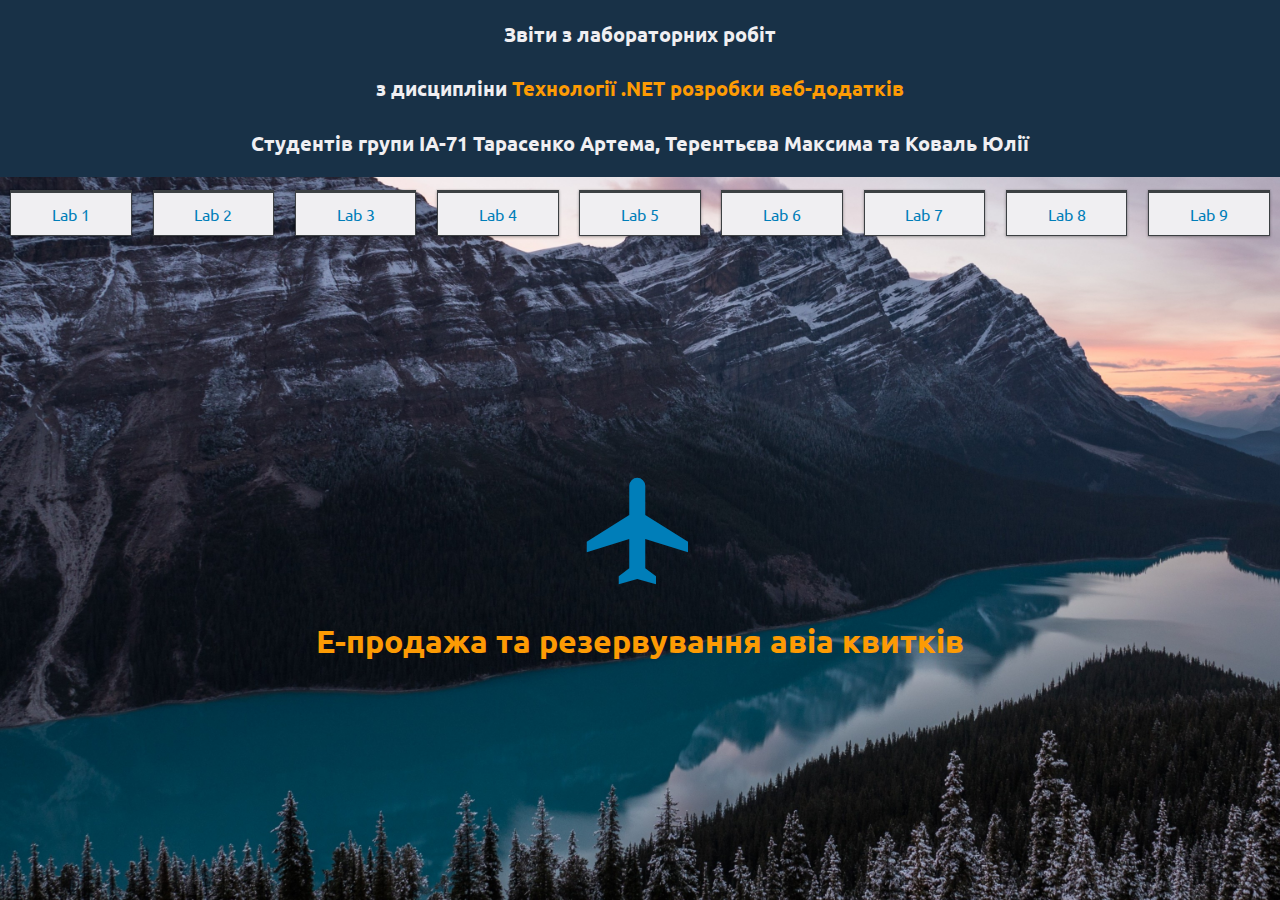
<file: index.html>
<!DOCTYPE html>
<html lang="en">
<head>
    <meta charset="utf-8" />
    <meta name="viewport" content="width=device-width, initial-scale=1.0" />
    <title>IA-71, Main</title>
    <link href="https://fonts.googleapis.com/icon?family=Material+Icons" rel="stylesheet" />
    <link rel="stylesheet" href="https://fonts.googleapis.com/css?family=Ubuntu">
    <link href="style.css" rel="stylesheet"/>
    <link href="root.css" rel="stylesheet"/>
    <script src="script.js"></script>    
</head>
<body class="image">
    <div class="header flex vertical-alignment">
        <h2>Звіти з лабораторних робіт</h2>
        <h2>з дисципліни <span class="title">Технології .NET розробки веб-додатків</span></h2>
        <h2>Студентів групи ІА-71 Тарасенко Артема, Терентьєва Максима та Коваль Юлії</h2>
    </div>

    <div class="labs-list flex horizontal-alignment">
        <a class="lab-item shadow" href="lab1.html">Lab 1</a>
        <a class="lab-item shadow" href="lab2.html">Lab 2</a>
        <a class="lab-item shadow" href="lab3.html">Lab 3</a>
        <a class="lab-item shadow" href="lab4.html">Lab 4</a>
        <a class="lab-item shadow" href="lab5.html">Lab 5</a>
        <a class="lab-item shadow" href="lab6.html">Lab 6</a>
        <a class="lab-item shadow" href="lab7.html">Lab 7</a>
        <a class="lab-item shadow" href="lab8.html">Lab 8</a>
        <a class="lab-item shadow" href="lab9.html">Lab 9</a>
    </div>

    <div class="labs-list-hidden-wrapper-background">
        <div class="labs-list-hidden-wrapper flex vertical-alignment">
            <span class="flex">Лабораторні роботи
                <i class="material-icons expand flex" id="expand" onclick="arrowList()">expand_more</i>
            </span>
            
            <div class="labs-list-hidden vertical-alignment" id="labs-list-hidden" style="display: none;">
                <a href="lab1.html">Лабораторна робота 1</a>
                <a href="lab2.html">Лабораторна робота 2</a>
                <a href="lab3.html">Лабораторна робота 3</a>
                <a href="lab4.html">Лабораторна робота 4</a>
                <a href="lab5.html">Лабораторна робота 5</a>
                <a href="lab6.html">Лабораторна робота 6</a>
                <a href="lab7.html">Лабораторна робота 7</a>
                <a href="lab8.html">Лабораторна робота 8</a>
                <a href="lab9.html">Лабораторна робота 9</a>
            </div>
        </div>    
    </div>
    
    <div class="flex" id="main">
        <div class="center">
            <i class="material-icons center">flight</i>
            <h1 class="title">Е-продажа та резервування авіа квитків</h1>
        </div>
    </div>

    <!-- <footer></footer> -->
</body>
</html>
</file>
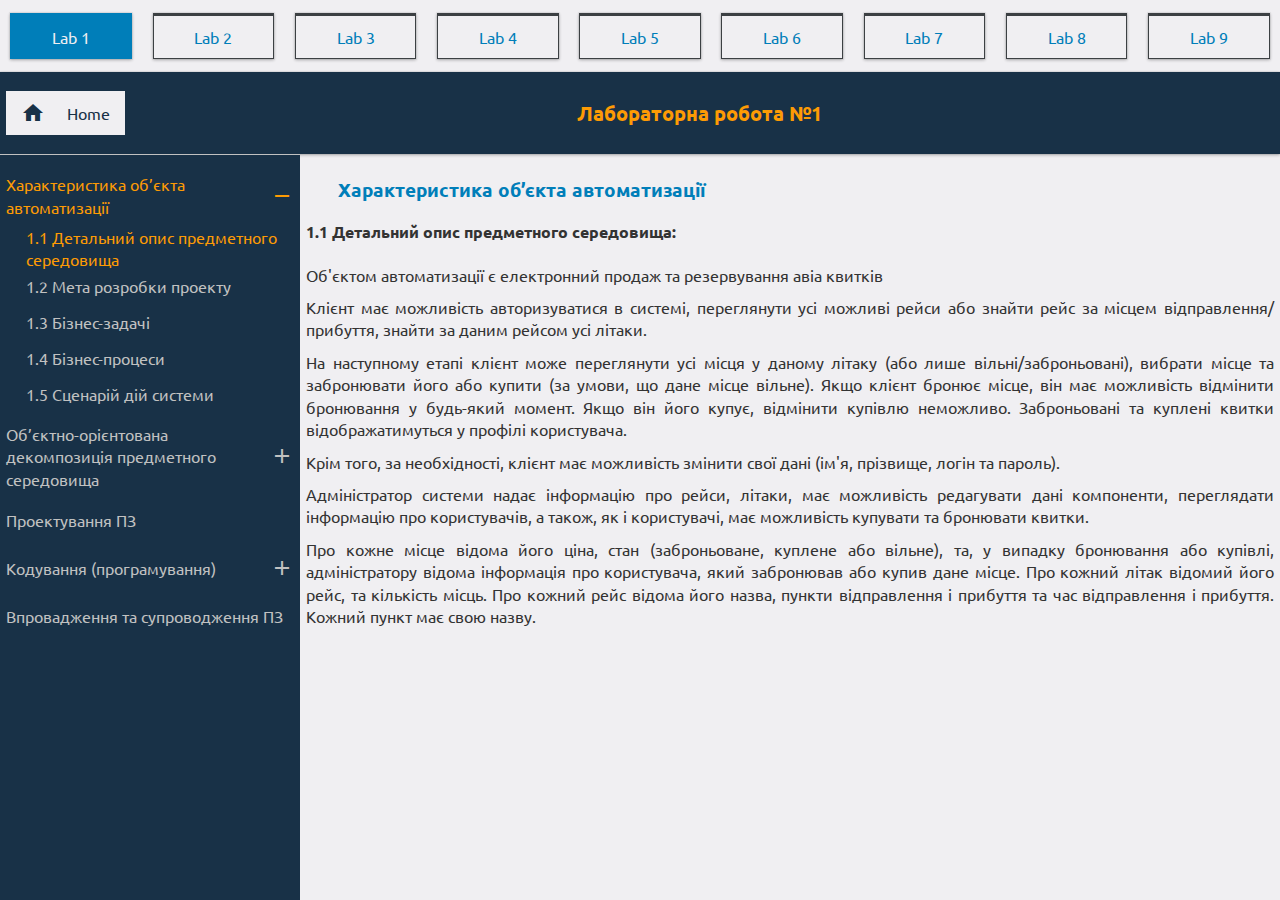
<file: lab1.html>
<!DOCTYPE html>
<html lang="en">
<head>
    <meta charset="utf-8" />
    <meta name="viewport" content="width=device-width, initial-scale=1.0" />
    <title>IA-71, Lab 1</title>
    <link href="https://fonts.googleapis.com/icon?family=Material+Icons" rel="stylesheet" />
    <link rel="stylesheet" href="https://fonts.googleapis.com/css?family=Ubuntu">
    <link href="style.css" rel="stylesheet"/>
    <link href="root.css" rel="stylesheet"/>
    <script src="script.js"></script>
</head>
<body>
    <div class="wrapper">
        <div class="labs-list flex horizontal-alignment">
            <a class="lab-item shadow active" href="lab1.html">Lab 1</a>
            <a class="lab-item shadow" href="lab2.html">Lab 2</a>
            <a class="lab-item shadow" href="lab3.html">Lab 3</a>
            <a class="lab-item shadow" href="lab4.html">Lab 4</a>
            <a class="lab-item shadow" href="lab5.html">Lab 5</a>
            <a class="lab-item shadow" href="lab6.html">Lab 6</a>
            <a class="lab-item shadow" href="lab7.html">Lab 7</a>
            <a class="lab-item shadow" href="lab8.html">Lab 8</a>
            <a class="lab-item shadow" href="lab9.html">Lab 9</a>
        </div>

        <div class="labs-list-hidden-wrapper flex vertical-alignment">
            <span class="flex">Лабораторні роботи
                <i class="material-icons expand flex" id="expand" onclick="arrowList()">expand_more</i>
            </span>
    
            <div class="labs-list-hidden vertical-alignment" id="labs-list-hidden" style="display: none;">
                <a href="lab1.html" class="title">Лабораторна робота 1</a>
                <a href="lab2.html">Лабораторна робота 2</a>
                <a href="lab3.html">Лабораторна робота 3</a>
                <a href="lab4.html">Лабораторна робота 4</a>
                <a href="lab5.html">Лабораторна робота 5</a>
                <a href="lab6.html">Лабораторна робота 6</a>
                <a href="lab7.html">Лабораторна робота 7</a>
                <a href="lab8.html">Лабораторна робота 8</a>
                <a href="lab9.html">Лабораторна робота 9</a>
            </div>
        </div>    

        <div class="header horizontal-alignment vertical-alignment flex shadow">
            <a class="lab-item flex horizontal-alignment center space-between no-border home" href="index.html">
                <i class="material-icons icon">home</i>Home
            </a>
            <h2 class="center title">Лабораторна робота №1</h2>
            <a class="flex horizontal-alignment center home-icon-link" href="index.html">
                <i class="material-icons">home</i>
            </a>
            <a class="flex horizontal-alignment center home-icon-link" id="burger-menu" onclick="showOrHideMenu()">
                <i class="material-icons" id="burger-menu-icon">menu</i>
            </a>
        </div>

        <div class="main">
            <div id="menu">
                <div>
                    <a class="menu-item flex active-link" onclick="ChangeContent(this)">
                        Характеристика об’єкта автоматизації
                        <i class="material-icons">remove</i>
                    </a>
                    <a class="sub-menu sub-menu-visible active-link" onclick="ChangeContent(this, '1', '1.1')">
                        1.1 Детальний опис предметного середовища
                    </a>
                    <a class="sub-menu sub-menu-visible" onclick="ChangeContent(this, '1', '1.2')">
                        1.2 Мета розробки проекту
                    </a>
                    <a class="sub-menu sub-menu-visible" onclick="ChangeContent(this, '1', '1.3')">
                        1.3 Бізнес-задачі
                    </a>
                    <a class="sub-menu sub-menu-visible" onclick="ChangeContent(this, '1', '1.4')">
                        1.4 Бізнес-процеси
                    </a>
                    <a class="sub-menu sub-menu-visible" onclick="ChangeContent(this, '1', '1.5')">
                        1.5 Сценарій дій системи
                    </a>
                </div>

                <div>
                    <a class="menu-item flex" onclick="ChangeContent(this)">
                        Об’єктно-орієнтована декомпозиція предметного середовища
                        <i class="material-icons">add</i>
                    </a>
                    <a class="sub-menu" onclick="ChangeContent(this, '2', '2.1')">
                        2.1 Лексичний та семантичний аналіз
                    </a>
                    <a class="sub-menu" onclick="ChangeContent(this, '2', '2.2')">
                        2.2 Об’єктно-орієнтовна декомпозиція
                    </a>
                    <a class="sub-menu" onclick="ChangeContent(this, '2', '2.3')">
                        2.3 Функціональні вимоги замовника
                    </a>
                </div>

                <div>
                    <a class="menu-item flex no-submenus" onclick="ChangeContent(this, '3')">
                        Проектування ПЗ
                    </a>
                </div>

                <div>
                    <a class="menu-item flex" onclick="ChangeContent(this)">
                        Кодування (програмування)
                        <i class="material-icons">add</i>
                    </a>
                    <a class="sub-menu" onclick="ChangeContent(this, '4', '4.1')">
                        4.1 Файлова структура проекту
                    </a>
                    <a class="sub-menu" onclick="ChangeContent(this, '4', '4.2')">
                        4.2 Специфікації методів
                    </a>
                </div>

                <div>
                    <a class="menu-item flex no-submenus" onclick="ChangeContent(this, '5')">
                        Впровадження та супроводження ПЗ
                    </a>
                </div>
            </div>
    
            <div id="content">
                <div id="1" class="active-item">
                    <h3 class="title">Характеристика об’єкта автоматизації</h3>

                    <div id="1.1" class="active-paragraph">
                        <span class="title">1.1 Детальний опис предметного середовища: </span>
                        <p>Об'єктом автоматизації є електронний продаж та резервування авіа квитків</p>
                        <p>Клієнт має можливість авторизуватися в системі, переглянути усі можливі рейси 
                           або знайти рейс за місцем відправлення/прибуття, знайти за даним рейсом усі літаки.
                        </p>
                        <p>
                            На наступному етапі клієнт може переглянути усі місця у даному літаку (або лише вільні/заброньовані),
                            вибрати місце та забронювати його або купити (за умови, що дане місце вільне). 
                            Якщо клієнт бронює місце, він має можливість відмінити бронювання у будь-який момент. 
                            Якщо він його купує, відмінити купівлю неможливо. Заброньовані та куплені квитки відображатимуться
                            у профілі користувача.
                        </p>
                        <p>
                            Крім того, за необхідності, клієнт має можливість змінити свої дані 
                            (ім'я, прізвище, логін та пароль).
                        </p>
                        <p>
                            Адміністратор системи надає інформацію про рейси, літаки, має можливість редагувати дані компоненти,
                            переглядати інформацію про користувачів, а також, як і користувачі, має можливість
                            купувати та бронювати квитки.  
                        </p>

                        <p>
                            Про кожне місце відома його ціна, стан (заброньоване, куплене або вільне), та, у випадку
                            бронювання або купівлі, адміністратору відома інформація про користувача, який забронював або купив 
                            дане місце.
                            Про кожний літак відомий його рейс, та кількість місць.
                            Про кожний рейс відома його назва, пункти відправлення і прибуття та час відправлення і прибуття.
                            Кожний пункт має свою назву. 
                        </p>
                    </div>

                    <div id="1.2">
                        <span class="title">1.2 Мета розробки проекту: </span>
                        
                        <p>
                            1. Прискорити та полегшити можливість користувачам дізнаватися інформацію про рейси.
                            <br>
                            2. Надати користувача зручний та швидкий механізм купівлі/бронювання квитків на літаки.
                            <br>
                            3. Надати зручний механізм адміністрування системою загалом.
                            <br>
                            4. За рахунок автоматизації процесів бронювання/купівлі/адміністрування мінімізувати
                            необхідність присутності людини.
                        </p>
                    </div>

                    <div id="1.3">
                        <span class="title">1.3 Бізнес-задачі, що моделюються в системі, для досягнення мети: </span>

                        <p>
                            1. Пошук рейсу
                            <br>
                            2. Пошук літака
                            <br>
                            3. Забронювати/купити місце
                        </p>
                    </div>

                    <div id="1.4">
                        <span class="title">1.4 Бізнес-процеси, що здійснюються в системі: </span>

                        <p>
                            1.1 Вказати напрям
                            <br>
                            1.2 Вказати дату
                            <br>
                            2.1 Обрати напрям
                            <br>
                            2.2 Обрати дату
                            <br>
                            2.3 Обрати літак
                            <br>
                            2.4 Обрати місце
                            <br>
                            3.1 Забронювати або купити місце
                        </p>
                    </div>

                    <div id="1.5">
                        <span class="title">1.5 Сценарій дій системи: </span>
                        
                        <p>
                            1. Користувач виконує авторизацію
                            <br>
                            2. Знаходить необхідний рейс (за місцем відправлення/прибуття або часом)
                            <br>
                            3. За знайденим рейсом знаходить літаки
                            <br>
                            4. У знайдених літаках перегладає місця
                            <br>
                            5. Обирає літак, що підходить користувачеві
                            <br>
                            6. У обраному літаку обирає місце
                            <br>
                            7. Бронює або купує обране місце
                            <br>
                            8. Підтверджує обрані налаштування
                            <br>
                            9. Квиток відображається у профілі користувача
                        </p>
                    </div>
                </div>

                <div id="2" class="item">
                    <h3 class="title">Об’єктно-орієнтована декомпозиція предметного середовища</h3>

                    <div id="2.1">
                        <span class="title">2.1 Лексичний та семантичний аналіз опису об’єкту управління: </span>
                        
                        <p>
                            Результати лінгвістичного інформаційного аналізу у вигляді таблиці іменників 
                            (іменникових груп), претендентів на роль класів та атрибутів та таблиці
                            дієслів (дієслівних груп), претендентів на роль зв'язків та методів класів
                        </p>
                        
                        <div class="flex horizontal-alignment">
                            <a class="table-choice" onclick="ChangeTable(this, '2.1.1')">
                                Таблиця іменників
                            </a>
                            <a class="table-choice" onclick="ChangeTable(this, '2.1.2')">
                                Таблиця дієслів
                            </a>
                        </div>

                        <table id="2.1.1" class="table-invisible">
                            <thead>
                                <tr>
                                    <th>Іменник</th>
                                    <th>Відношення до ООА</th>
                                    <th>Пояснення</th>
                                </tr>
                            </thead>
                            <tbody>
                                <tr>
                                    <td>Система бронювання</td>
                                    <td>Клас</td>
                                    <td>Моделює роботу системи бронювання</td>
                                </tr>
                                <tr>
                                    <td>Користувач</td>
                                    <td>Клас</td>
                                    <td>Описує клієнта</td>
                                </tr>
                                <tr>
                                    <td>Рейс</td>
                                    <td>Клас</td>
                                    <td>Описує рейс</td>
                                </tr>
                                <tr>
                                    <td>Літак</td>
                                    <td>Клас</td>
                                    <td>Описує літак</td>
                                </tr>
                                <tr>
                                    <td>Кінцева точка</td>
                                    <td>Клас</td>
                                    <td>Описує пункт відправлення/прибуття</td>
                                </tr>
                                <tr class="divider">
                                    <td>Місце</td>
                                    <td>Клас</td>
                                    <td>Описує місце у літаку</td>
                                </tr>
                                <tr>
                                    <td>Ім'я</td>
                                    <td>Атрибут</td>
                                    <td>Атрибут класу користувач</td>
                                </tr>
                                <tr>
                                    <td>Прізвище</td>
                                    <td>Атрибут</td>
                                    <td>Атрибут класу користувач</td>
                                </tr>
                                <tr>
                                    <td>Повне ім'я</td>
                                    <td>Атрибут</td>
                                    <td>Атрибут класу користувач</td>
                                </tr>
                                <tr>
                                    <td>Логін</td>
                                    <td>Атрибут</td>
                                    <td>Атрибут класу користувач</td>
                                </tr>
                                <tr>
                                    <td>Пароль</td>
                                    <td>Атрибут</td>
                                    <td>Атрибут класу користувач</td>
                                </tr>
                                <tr class="divider">
                                    <td>Список заброньованих місць</td>
                                    <td>Атрибут</td>
                                    <td>Атрибут класу користувач</td>
                                </tr>
                                <tr>
                                    <td>Посилання на літак</td>
                                    <td>Атрибут</td>
                                    <td>Атрибут класу місце</td>
                                </tr>
                                <tr>
                                    <td>Посилання на користувача</td>
                                    <td>Атрибут</td>
                                    <td>Атрибут класу місце</td>
                                </tr>
                                <tr>
                                    <td>Ціна</td>
                                    <td>Атрибут</td>
                                    <td>Атрибут класу місце</td>
                                </tr>
                                <tr>
                                    <td>Заброньоване</td>
                                    <td>Атрибут</td>
                                    <td>Атрибут класу місце</td>
                                </tr>
                                <tr class="divider">
                                    <td>Куплене</td>
                                    <td>Атрибут</td>
                                    <td>Атрибут класу місце</td>
                                </tr>
                                <tr>
                                    <td>Посилання на рейс</td>
                                    <td>Атрибут</td>
                                    <td>Атрибут класу літак</td>
                                </tr>
                                <tr class="divider">
                                    <td>Список місць</td>
                                    <td>Атрибут</td>
                                    <td>Атрибут класу літак</td>
                                </tr>
                                <tr>
                                    <td>Назва</td>
                                    <td>Атрибут</td>
                                    <td>Атрибут класу рейс</td>
                                </tr>
                                <tr>
                                    <td>Посилання на пункт прибуття</td>
                                    <td>Атрибут</td>
                                    <td>Атрибут класу рейс</td>
                                </tr>
                                <tr>
                                    <td>Час прибуття</td>
                                    <td>Атрибут</td>
                                    <td>Атрибут класу рейс</td>
                                </tr>
                                <tr>
                                    <td>Посилання на пункт відправлення</td>
                                    <td>Атрибут</td>
                                    <td>Атрибут класу рейс</td>
                                </tr>
                                <tr class="divider">
                                    <td>Час відправлення</td>
                                    <td>Атрибут</td>
                                    <td>Атрибут класу рейс</td>
                                </tr>
                                <tr class="divider">
                                    <td>Назва пункту</td>
                                    <td>Атрибут</td>
                                    <td>Атрибут класу кінцева точка</td>
                                </tr>
                            </tbody>
                        </table>
                        
                        <table id="2.1.2" class="table-invisible">
                            <thead>
                                <tr>
                                    <th>Дієслово</th>
                                    <th>Критерій належності до класу</th>
                                </tr>
                            </thead>
                            <tbody>
                                <tr>
                                    <td>Отримати список усіх місць</td>
                                    <td>Метод класу літак</td>
                                </tr>
                                <tr>
                                    <td>Отримати список вільних місць</td>
                                    <td>Метод класу літак</td>
                                </tr>
                                <tr class="divider">
                                    <td>Отримати список заброньованих місць</td>
                                    <td>Метод класу літак</td>
                                </tr>
                                <tr>
                                    <td>Забронювати</td>
                                    <td>Метод класу місце</td>
                                </tr>
                                <tr>
                                    <td>Купити</td>
                                    <td>Метод класу місце</td>
                                </tr>
                                <tr class="divider">
                                    <td>Відмінити бронювання</td>
                                    <td>Метод класу місце</td>
                                </tr>
                                <tr>
                                    <td>Отримати рейс</td>
                                    <td>Метод класу система бронювання</td>
                                </tr>
                                <tr>
                                    <td>Додати рейс</td>
                                    <td>Метод класу система бронювання</td>
                                </tr>
                                <tr>
                                    <td>Відредагувати рейс</td>
                                    <td>Метод класу система бронювання</td>
                                </tr>
                                <tr>
                                    <td>Видалити рейс</td>
                                    <td>Метод класу система бронювання</td>
                                </tr>
                                <tr>
                                    <td>Отримати список літаків за рейсом</td>
                                    <td>Метод класу система бронювання</td>
                                </tr>
                                <tr>
                                    <td>Додати літак</td>
                                    <td>Метод класу система бронювання</td>
                                </tr>
                                <tr>
                                    <td>Відредагувати літак</td>
                                    <td>Метод класу система бронювання</td>
                                </tr>
                                <tr>
                                    <td>Видалити літак</td>
                                    <td>Метод класу система бронювання</td>
                                </tr>
                                <tr>
                                    <td>Додати кінцевий пункт</td>
                                    <td>Метод класу система бронювання</td>
                                </tr>
                                <tr>
                                    <td>Відредагувати кінцевий пункт</td>
                                    <td>Метод класу система бронювання</td>
                                </tr>
                                <tr>
                                    <td>Видалити кінцевий пункт</td>
                                    <td>Метод класу система бронювання</td>
                                </tr>
                                <tr>
                                    <td>Отримати рейси за пунктом прибуття</td>
                                    <td>Метод класу система бронювання</td>
                                </tr>
                                <tr>
                                    <td>Отримати рейси за пунктом відправлення</td>
                                    <td>Метод класу система бронювання</td>
                                </tr>
                                <tr>
                                    <td>Зареєструвати користувача</td>
                                    <td>Метод класу система бронювання</td>
                                </tr>
                                <tr>
                                    <td>Авторизувати користувача</td>
                                    <td>Метод класу система бронювання</td>
                                </tr>
                                <tr class="divider">
                                    <td>Змінити налаштування користувача</td>
                                    <td>Метод класу система бронювання</td>
                                </tr>
                            </tbody>
                        </table>
                    </div>
                    
                    <div id="2.2">
                        <span class="title">2.2 Об’єктно-орієнтовна декомпозиція предметного середовища: </span>
                   
                        <div class="flex center">
                            <img src="assets/object-diagram.jpg"/>
                        </div>
                    </div>
                    
                    <div id="2.3">
                        <span class="title">2.3 Функціональні вимоги замовника: </span>

                        <div class="flex center">
                            <img src="assets/usecase.png"/>
                        </div>
                    </div>
                </div>

                <div id="3" class="item">
                    <h3 class="title">Проектування ПЗ</h3>
                    
                    <div class="flex center single-content">
                        <img src="assets/classdiagram.jpg"/>
                    </div>
                </div>

                <div id="4" class="item">
                    <h3 class="title">Кодування (програмування)</h3>
                    
                    <div id="4.1">
                        <span class="title">4.1 Файлова структура проекту: </span>

                        <div class="flex center">
                            <img src="assets/project-structure.png"/>
                        </div>
                    </div>
                    
                    <div id="4.2">
                        <span class="title">4.2 Специфікації методів: </span>
                        
                        <table class="compact">
                            <thead>
                                <tr>
                                    <th>Прототип функції</th>
                                    <th>Семантика функції</th>
                                    <th>Параметри</th>
                                    <th>Призначення (семантика) параметрів</th>
                                </tr>
                            </thead>
                            <tbody>
                                <tr>
                                    <td>Flight BookingSystem::GetFlight(int index)</td>
                                    <td>Отримати рейс із списку за індексом</td>
                                    <td>int index</td>
                                    <td>Індекс рейсу у списку</td>
                                </tr>
                                <tr>
                                    <td>Flight BookingSystem::GetFlight(string id)</td>
                                    <td>Отримати рейс із списку за ідентифікатором</td>
                                    <td>string id</td>
                                    <td>Ідентифікатор рейсу</td>
                                </tr>
                                <tr>
                                    <td>void BookingSystem::AddFlight(Flight flight)</td>
                                    <td>Додати рейс до переліку</td>
                                    <td>Flight flight</td>
                                    <td>Рейс</td>
                                </tr>
                                <tr>
                                    <td>void BookingSystem::RemoveFlight(string id)</td>
                                    <td>Видалити рейс із переліку за ідентифікатором</td>
                                    <td>string id</td>
                                    <td>Ідентифікатор рейсу</td>
                                </tr>
                                <tr>
                                    <td>void BookingSystem::EditFlight(string id, Flight flight)</td>
                                    <td>Відредагувати рейс</td>
                                    <td>string id, Flight flight</td>
                                    <td>Ідентифікатор рейсу, нові налаштування рейсу</td>
                                </tr>
                                <tr>
                                    <td>void BookingSystem::AddEndpoint(Endpoint endpoint)</td>
                                    <td>Додати кінцевий пункт до переліку</td>
                                    <td>Endpoint endpoint</td>
                                    <td>Кінцевий пункт</td>
                                </tr>
                                <tr>
                                    <td>void BookingSystem::RemoveEndpoint(string id)</td>
                                    <td>Видалити кінцевий пункт із переліку за ідентифікатором</td>
                                    <td>string id</td>
                                    <td>Ідентифікатор кінцевого пункту</td>
                                </tr>
                                <tr>
                                    <td>void BookingSystem::EditEndpoint(string id, Endpoint endpoint)</td>
                                    <td>Відредагувати кінцевий пункт</td>
                                    <td>string id, Endpoint endpoint</td>
                                    <td>Ідентифікатор кінцевогоіі пункту, нові налаштування кінцевого пункту</td>
                                </tr>
                                <tr>
                                    <td>List&lt;Flight&gt; BookingSystem::GetFlightsByDeparture(Endpoint departure)</td>
                                    <td>Отримати список рейсів за пунктом відправлення</td>
                                    <td>Endpoint departure</td>
                                    <td>Пункт відправлення</td>
                                </tr>
                                <tr>
                                    <td>List&lt;Flight&gt; BookingSystem::GetFlightByDestination(Endpoint destination)</td>
                                    <td>Отримати список рейсів за пунктом прибуття</td>
                                    <td>Endpoint destination</td>
                                    <td>Пункт прибуття</td>
                                </tr>
                                <tr>
                                    <td>void BookingSystem::AddPlane(Plane plane)</td>
                                    <td>Додати літак до переліку</td>
                                    <td>Plane plane</td>
                                    <td>Літак</td>
                                </tr>
                                <tr>
                                    <td>void BookingSystem::RemovePlane(string id)</td>
                                    <td>Видалити літак із переліку за ідентифікатором</td>
                                    <td>string id</td>
                                    <td>Ідентифікатор літаку</td>
                                </tr>
                                <tr>
                                    <td>void BookingSystem::EditPlane(string id, Plane plane)</td>
                                    <td>Відредагувати літак</td>
                                    <td>string id, Plane plane</td>
                                    <td>Ідентифікатор літаку, нові налаштування літаку</td>
                                </tr>
                                <tr>
                                    <td>List&lt;Plane&gt; BookingSystem::GetPlanesByFlight(string id)</td>
                                    <td>Отримати список літаків за ідентифікатором рейсу</td>
                                    <td>string id</td>
                                    <td>Ідентифікатор рейсу</td>
                                </tr>
                                <tr>
                                    <td>void BookingSystem::Register(User user)</td>
                                    <td>Зареєструвати користувача</td>
                                    <td>User user</td>
                                    <td>Новий користувач</td>
                                </tr>
                                <tr>
                                    <td>User BookingSystem::Login(string login, string password)</td>
                                    <td>Авторизація користувача за логіном та паролем</td>
                                    <td>string login, string password</td>
                                    <td>Логін, пароль</td>
                                </tr>
                                <tr class="divider">
                                    <td>void BookingSystem::ChangeUserSettings(string id, User user)</td>
                                    <td>Зміна налаштувань користувача</td>
                                    <td>string id, User user</td>
                                    <td>Ідентифікатор користувача, нові налаштування користувача</td>
                                </tr>
                                <tr>
                                    <td>void Place::Book(User user)</td>
                                    <td>Бронювання місця</td>
                                    <td>User user</td>
                                    <td>Користувач, що бронює місце</td>
                                </tr>
                                <tr>
                                    <td>void Place::Buy(User user)</td>
                                    <td>Купівля місця</td>
                                    <td>User user</td>
                                    <td>Користувач, що купує місце</td>
                                </tr>
                                <tr class="divider">
                                    <td>void Place::CancelBooking()</td>
                                    <td>Відміна бронювання</td>
                                    <td>Без параметрів</td>
                                    <td>-</td>
                                </tr>
                                <tr>
                                    <td>IReadOnlyList&lt;Place&gt; Plane::GetPlaces()</td>
                                    <td>Отримати список усіх місць</td>
                                    <td>Без параметрів</td>
                                    <td>-</td>
                                </tr>
                                <tr>
                                    <td>IReadOnlyList&lt;Place&gt; Plane::GetFreePlaces()</td>
                                    <td>Отримати список вільних місць</td>
                                    <td>Без параметрів</td>
                                    <td>-</td>
                                </tr>
                                <tr class="divider">
                                    <td>IReadOnlyList&lt;Place&gt; Plane::GetBookedPlaces()</td>
                                    <td>Отримати список заброньованих місць</td>
                                    <td>Без параметрів</td>
                                    <td>-</td>
                                </tr>
                            </tbody>
                        </table>
                    </div>
                </div>

                <div id="5" class="item">
                    <h3 class="title">Впровадження та супроводження ПЗ</h3>

                    <div class="vertical-alignment single-content" style="display: block;">
                        <a href="https://github.com/Artemissio/AviaTicketsSalesManagement" class="title">
                            Посилання на репозиторій проекту
                        </a>
                        <br>
                        <a href="program/aviasales_v1.exe">
                            Download
                        </a>
                    </div>
                </div>
            </div>
        </div>
    </div>
</body>
</html>
</file>
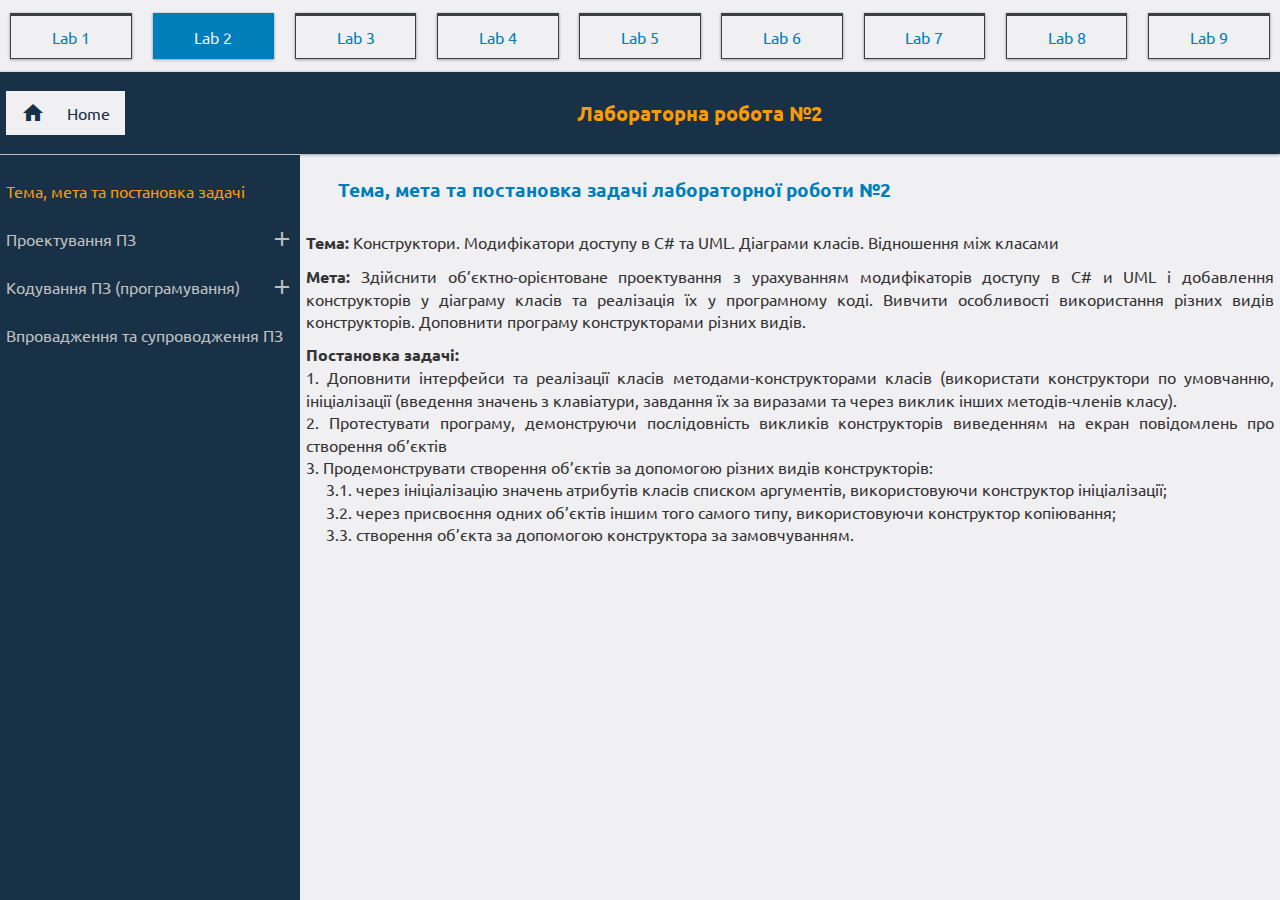
<file: lab2.html>
<!DOCTYPE html>
<html lang="en">
<head>
    <meta charset="utf-8" />
    <meta name="viewport" content="width=device-width, initial-scale=1.0" />
    <title>IA-71, Lab 2</title>
    <link href="https://fonts.googleapis.com/icon?family=Material+Icons" rel="stylesheet" />
    <link rel="stylesheet" href="https://fonts.googleapis.com/css?family=Ubuntu">
    <link href="style.css" rel="stylesheet"/>
    <link href="root.css" rel="stylesheet"/>
    <script src="script.js"></script>
</head>
<body>    
    <div class="wrapper">
        <div class="labs-list flex horizontal-alignment">
            <a class="lab-item shadow" href="lab1.html">Lab 1</a>
            <a class="lab-item shadow active" href="lab2.html">Lab 2</a>
            <a class="lab-item shadow" href="lab3.html">Lab 3</a>
            <a class="lab-item shadow" href="lab4.html">Lab 4</a>
            <a class="lab-item shadow" href="lab5.html">Lab 5</a>
            <a class="lab-item shadow" href="lab6.html">Lab 6</a>
            <a class="lab-item shadow" href="lab7.html">Lab 7</a>
            <a class="lab-item shadow" href="lab8.html">Lab 8</a>
            <a class="lab-item shadow" href="lab9.html">Lab 9</a>
        </div>

        <div class="labs-list-hidden-wrapper flex vertical-alignment">
            <span class="flex">Лабораторні роботи
                <i class="material-icons expand flex" id="expand" onclick="arrowList()">expand_more</i>
            </span>
            
            <div class="labs-list-hidden vertical-alignment" id="labs-list-hidden" style="display: none;">
                <a href="lab1.html">Лабораторна робота 1</a>
                <a href="lab2.html" class="title">Лабораторна робота 2</a>
                <a href="lab3.html">Лабораторна робота 3</a>
                <a href="lab4.html">Лабораторна робота 4</a>
                <a href="lab5.html">Лабораторна робота 5</a>
                <a href="lab6.html">Лабораторна робота 6</a>
                <a href="lab7.html">Лабораторна робота 7</a>
                <a href="lab8.html">Лабораторна робота 8</a>
                <a href="lab9.html">Лабораторна робота 9</a>
            </div>
        </div>    

        <div class="header horizontal-alignment vertical-alignment flex shadow">
            <a class="lab-item flex horizontal-alignment center space-between no-border home" href="index.html">
                <i class="material-icons icon">home</i>Home
            </a>
            <h2 class="center title">Лабораторна робота №2</h2>
            <a class="flex horizontal-alignment center home-icon-link" href="index.html">
                <i class="material-icons">home</i>
            </a>
            <a class="flex horizontal-alignment center home-icon-link" id="burger-menu" onclick="showOrHideMenu()">
                <i class="material-icons" id="burger-menu-icon">menu</i>
            </a>
        </div>

        <div class="main">
            <div id="menu">
                <div>
                    <a class="menu-item flex no-submenus active-link" onclick="ChangeContent(this, '1')">
                        Тема, мета та постановка задачі
                    </a>
                </div>

                <div>
                    <a class="menu-item flex" onclick="ChangeContent(this, '2')">
                        Проектування ПЗ
                        <i class="material-icons">add</i>
                    </a>
                    <a class="sub-menu" onclick="ChangeContent(this, '2', '2.1')">
                        2.1 Таблиця класів
                    </a>
                    <a class="sub-menu" onclick="ChangeContent(this, '2', '2.2')">
                        2.2 UML-діаграма класів
                    </a>
                </div>

                <div>
                    <a class="menu-item flex" onclick="ChangeContent(this, '3')">
                        Кодування ПЗ (програмування)
                        <i class="material-icons">add</i>
                    </a>
                    <a class="sub-menu" onclick="ChangeContent(this, '3', '3.1')">
                        3.1 Файлова структура проекту
                    </a>
                    <a class="sub-menu" onclick="ChangeContent(this, '3', '3.2')">
                        3.2 Програмні коди класів з конструкторами
                    </a>
                    <a class="sub-menu" onclick="ChangeContent(this, '3', '3.3')">
                        3.3 Програмний код класу Program. Результат виконання програми
                    </a>
                </div>

                <div>
                    <a class="menu-item flex no-submenus" onclick="ChangeContent(this, '4')">
                        Впровадження та супроводження ПЗ
                    </a>
                </div>
            </div>
    
            <div id="content">
                <div id="1" class="active-item">
                    <h3 class="title">Тема, мета та постановка задачі лабораторної роботи №2</h3>

                    <div class="active-paragraph single-content">                   
                        <p>
                            <span class="title">Тема: </span>
                            Конструктори. Модифікатори доступу в C# та UML. Діаграми класів. Відношення між класами
                        </p>
                        <p>
                            <span class="title">Мета: </span>
                            Здійснити об’єктно-орієнтоване проектування з урахуванням модифікаторів доступу 
                            в C# и UML і добавлення конструкторів у діаграму класів та реалізація їх у 
                            програмному коді. Вивчити особливості використання різних видів конструкторів. 
                            Доповнити програму конструкторами різних видів.
                        </p>
                        <p>
                            <span class="title">Постановка задачі: </span>
                            <br>
                            1.	Доповнити інтерфейси та реалізації класів методами-конструкторами класів (використати конструктори по умовчанню, ініціалізації (введення значень з клавіатури, завдання їх за виразами та через виклик інших методів-членів класу). 
                            <br>
                            2.	Протестувати програму, демонструючи послідовність викликів конструкторів виведенням на екран повідомлень про створення об’єктів
                            <br>
                            3.	Продемонструвати створення об’єктів за допомогою різних видів конструкторів: 
                            <br>

                            <div style="margin-left: 20px;">
                                3.1. через ініціалізацію значень атрибутів класів списком аргументів, використовуючи конструктор ініціалізації;
                                <br>
                                3.2. через присвоєння одних об’єктів іншим того самого типу, використовуючи конструктор копіювання;
                                <br>
                                3.3. створення об’єкта за допомогою конструктора за замовчуванням.
                            </div>
                        </p>
                    </div>
                </div>

                <div id="2" class="item">
                    <h3 class="title">Проектування ПЗ</h3>

                    <div id="2.1">
                        <span class="title">2.1 Таблиця класів: </span>
                        
                        <table class="compact">
                            <!-- <thead>
                                <tr>
                                    <th scope="col">Клас</th>
                                    <th colspan="3">Інформація про клас</th>
                                </tr>
                            </thead> -->
                            <tbody>
                                <tr>
                                    <th rowspan="10" scope="rowgroup" class="center divider">
                                        Клієнт
                                    </th>
                                    <th colspan="2" scope="row" class="table-header">Атрибут</th>
                                    <th colspan="3" scope="row" class="table-header">Призначення атрибутів</th>
                                </tr>
                                <tr>
                                    <td colspan="2" scope="row">Name</th>
                                    <td colspan="3" scope="row">Ім'я клієнта</th>
                                </tr>
                                <tr>
                                    <td colspan="2" scope="row">Surname</th>
                                    <td colspan="3" scope="row">Прізвище клієнта</th>
                                </tr>
                                <tr>
                                    <td colspan="2" scope="row">Fullname</th>
                                    <td colspan="3" scope="row">Повне клієнта</th>
                                </tr>
                                <tr>
                                    <td colspan="2" scope="row">Login</th>
                                    <td colspan="3" scope="row">Логін клієнта</th>
                                </tr>
                                <tr>
                                    <td colspan="2" scope="row">Password</th>
                                    <td colspan="3" scope="row">Пароль клієнта</th>
                                </tr>
                                <tr>
                                    <td colspan="2" scope="row">BookedPlaces</th>
                                    <td colspan="3" scope="row">Перелік заброньованих або куплених місць</th>
                                </tr>
                                <tr>
                                    <th colspan="2" scope="row" class="table-header">Методи</th>
                                    <th colspan="3" scope="row" class="table-header">Опис методів</th>
                                </tr>
                                <tr>
                                    <td colspan="2" scope="row">User()</th>
                                    <td colspan="3" scope="row">Конструктор за замовчуванням</th>
                                </tr>
                                <tr class="divider">
                                    <td colspan="2" scope="row">User(name, surname, login, password)</th>
                                    <td colspan="3" scope="row">Конструктор ініціалізації (за іменем, прізвищем, логіном та паролем)</th>
                                </tr>
                                <tr>
                                    <th rowspan="12" scope="rowgroup" class="center divider">
                                        Місце
                                    </th>
                                    <th colspan="2" scope="row" class="table-header">Атрибут</th>
                                    <th colspan="3" scope="row" class="table-header">Призначення атрибутів</th>
                                </tr>
                                <tr>
                                    <td colspan="2" scope="row">Plane</th>
                                    <td colspan="3" scope="row">Посилання на літак</th>
                                </tr>
                                <tr>
                                    <td colspan="2" scope="row">Customer</th>
                                    <td colspan="3" scope="row">Посилання на клієнта</th>
                                </tr>
                                <tr>
                                    <td colspan="2" scope="row">Price</th>
                                    <td colspan="3" scope="row">Ціна</th>
                                </tr>
                                <tr>
                                    <td colspan="2" scope="row">IsBought</th>
                                    <td colspan="3" scope="row">Куплений</th>
                                </tr>
                                <tr>
                                    <td colspan="2" scope="row">IsBooked</th>
                                    <td colspan="3" scope="row">Заброньований</th>
                                </tr>
                                <tr>
                                    <th colspan="2" scope="row" class="table-header">Методи</th>
                                    <th colspan="3" scope="row" class="table-header">Опис методів</th>
                                </tr>
                                <tr>
                                    <td colspan="2" scope="row">Place()</th>
                                    <td colspan="3" scope="row">Конструктор за замовчуванням</th>
                                </tr>
                                <tr>
                                    <td colspan="2" scope="row">Place(plane, price)</th>
                                    <td colspan="3" scope="row">Конструктор ініціалізації (за літаком та ціною)</th>
                                </tr>
                                <tr>
                                    <td colspan="2" scope="row">Book(customer)</th>
                                    <td colspan="3" scope="row">Бронювання місця клієнтом</th>
                                </tr>
                                <tr>
                                    <td colspan="2" scope="row">Buy(customer)</th>
                                    <td colspan="3" scope="row">Купівля місця клієнтом</th>
                                </tr>
                                <tr class="divider">
                                    <td colspan="2" scope="row">CancelBooking()</th>
                                    <td colspan="3" scope="row">Відміна бронювання</th>
                                </tr>
                                <tr>
                                    <th rowspan="11" scope="rowgroup" class="center divider">
                                        Літак
                                    </th>
                                    <th colspan="2" scope="row" class="table-header">Атрибут</th>
                                    <th colspan="3" scope="row" class="table-header">Призначення атрибутів</th>
                                </tr>
                                <tr>
                                    <td colspan="2" scope="row">Flight</th>
                                    <td colspan="3" scope="row">Посилання на рейс</th>
                                </tr>
                                <tr>
                                    <td colspan="2" scope="row">Places</th>
                                    <td colspan="3" scope="row">Перелік місць</th>
                                </tr>
                                <tr>
                                    <th colspan="2" scope="row" class="table-header">Методи</th>
                                    <th colspan="3" scope="row" class="table-header">Опис методів</th>
                                </tr>
                                <tr>
                                    <td colspan="2" scope="row">Plane()</th>
                                    <td colspan="3" scope="row">Конструктор за замовчуванням</th>
                                </tr>
                                <tr>
                                    <td colspan="2" scope="row">Plane(flight)</th>
                                    <td colspan="3" scope="row">Конструктор ініціалізації (за рейсом)</th>
                                </tr>
                                <tr>
                                    <td colspan="2" scope="row">Plane(places)</th>
                                    <td colspan="3" scope="row">Конструктор ініціалізації (за місцями)</th>
                                </tr>
                                <tr>
                                    <td colspan="2" scope="row">Plane(flight, places)</th>
                                    <td colspan="3" scope="row">Конструктор ініціалізації (за рейсом та місцями)</th>
                                </tr>
                                <tr>
                                    <td colspan="2" scope="row">GetPlaces()</th>
                                    <td colspan="3" scope="row">Отримання переліку усіх місць</th>
                                </tr>
                                <tr>
                                    <td colspan="2" scope="row">GetFreePlaces()</th>
                                    <td colspan="3" scope="row">Отримання переліку вільних місць</th>
                                </tr>
                                <tr class="divider">
                                    <td colspan="2" scope="row">GetBookedPlaces()</th>
                                    <td colspan="3" scope="row">Отримання переліку заброньованих місць</th>
                                </tr>
                                <tr>
                                    <th rowspan="5" scope="rowgroup" class="center divider">
                                        Кінцевий пункт
                                    </th>
                                    <th colspan="2" scope="row" class="table-header">Атрибут</th>
                                    <th colspan="3" scope="row" class="table-header">Призначення атрибутів</th>
                                </tr>
                                <tr>
                                    <td colspan="2" scope="row">Name</th>
                                    <td colspan="3" scope="row">Назва пункту</th>
                                </tr>
                                <tr>
                                    <th colspan="2" scope="row" class="table-header">Методи</th>
                                    <th colspan="3" scope="row" class="table-header">Опис методів</th>
                                </tr>
                                <tr>
                                    <td colspan="2" scope="row">Endpoint()</th>
                                    <td colspan="3" scope="row">Конструктор за замовчуванням</th>
                                </tr>
                                <tr class="divider">
                                    <td colspan="2" scope="row">Endpoint(name)</th>
                                    <td colspan="3" scope="row">Конструктор ініціалізації (за назвою)</th>
                                </tr>
                                <tr>
                                    <th rowspan="11" scope="rowgroup" class="center divider">
                                        Рейс
                                    </th>
                                    <th colspan="2" scope="row" class="table-header">Атрибут</th>
                                    <th colspan="3" scope="row" class="table-header">Призначення атрибутів</th>
                                </tr>
                                <tr>
                                    <td colspan="2" scope="row">Name</th>
                                    <td colspan="3" scope="row">Назва</th>
                                </tr>
                                <tr>
                                    <td colspan="2" scope="row">Destination</th>
                                    <td colspan="3" scope="row">Посилання на пункт прибуття</th>
                                </tr>
                                <tr>
                                    <td colspan="2" scope="row">DestinationTime</th>
                                    <td colspan="3" scope="row">Час прибуття</th>
                                </tr>
                                <tr>
                                    <td colspan="2" scope="row">Departure</th>
                                    <td colspan="3" scope="row">Посилання на пункт відправлення</th>
                                </tr>
                                <tr>
                                    <td colspan="2" scope="row">DepartureTime</th>
                                    <td colspan="3" scope="row">Час відправлення</th>
                                </tr>
                                <tr>
                                    <th colspan="2" scope="row" class="table-header">Методи</th>
                                    <th colspan="3" scope="row" class="table-header">Опис методів</th>
                                </tr>
                                <tr>
                                    <td colspan="2" scope="row">Flight()</th>
                                    <td colspan="3" scope="row">Конструктор за замовчуванням</th>
                                </tr>
                                <tr>
                                    <td colspan="2" scope="row">Flight(name)</th>
                                    <td colspan="3" scope="row">Конструктор ініціалізації (за назвою)</th>
                                </tr>
                                <tr>
                                    <td colspan="2" scope="row">Flight(name, destination, destinationTime)</th>
                                    <td colspan="3" scope="row">Конструктор ініціалізації (за назвою, пунктом прибуття та часом прибуття)</th>
                                </tr>
                                <tr class="divider">
                                    <td colspan="2" scope="row">Flight(name, destination, destinationTime, departure, departureTime)</th>
                                    <td colspan="3" scope="row">Конструктор ініціалізації (за назвою, пунктом прибуття, часом прибуття, пунктом відправлення та часом відправлення)</th>
                                </tr>                                
                                <tr>
                                    <th rowspan="23" scope="rowgroup" class="center divider">
                                        Система бронювання
                                    </th>
                                    <th colspan="2" scope="row" class="table-header">Атрибут</th>
                                    <th colspan="3" scope="row" class="table-header">Призначення атрибутів</th>
                                </tr>
                                <tr>
                                    <td colspan="2" scope="row">Flights</th>
                                    <td colspan="3" scope="row">Перелік рейсів</th>
                                </tr>
                                <tr>
                                    <td colspan="2" scope="row">Planes</th>
                                    <td colspan="3" scope="row">Перелік літаків</th>
                                </tr>
                                <tr>
                                    <td colspan="2" scope="row">Customers</th>
                                    <td colspan="3" scope="row">Перелік клієнтів</th>
                                </tr>
                                <tr>
                                    <th colspan="2" scope="row" class="table-header">Методи</th>
                                    <th colspan="3" scope="row" class="table-header">Опис методів</th>
                                </tr>
                                <tr>
                                    <td colspan="2" scope="row">BookingSystem()</th>
                                    <td colspan="3" scope="row">Конструктор за замовчуванням</th>
                                </tr>
                                <tr>
                                    <td colspan="2" scope="row">GetFlight(index)</th>
                                    <td colspan="3" scope="row">Отримання рейсу за індексом</th>
                                </tr>
                                <tr>
                                    <td colspan="2" scope="row">GetFlight(id)</th>
                                    <td colspan="3" scope="row">Отримання рейсу за ідентифікатором</th>
                                </tr>
                                <tr>
                                    <td colspan="2" scope="row">AddFlight(flight)</th>
                                    <td colspan="3" scope="row">Створення нового рейсу</th>
                                </tr>
                                <tr>
                                    <td colspan="2" scope="row">RemoveFlight(id)</th>
                                    <td colspan="3" scope="row">Видалення рейсу за ідентифікатором</th>
                                </tr>
                                <tr>
                                    <td colspan="2" scope="row">EditFlight(id, flight)</th>
                                    <td colspan="3" scope="row">Редагування рейсу</th>
                                </tr>
                                <tr>
                                    <td colspan="2" scope="row">AddEndpoint(endpoint)</th>
                                    <td colspan="3" scope="row">Створення нового кінцевого пункту</th>
                                </tr>
                                <tr>
                                    <td colspan="2" scope="row">RemoveEndpoint(id)</th>
                                    <td colspan="3" scope="row">Видалення кінцевого пункту за ідентифікатором</th>
                                </tr>
                                <tr>
                                    <td colspan="2" scope="row">EditEndpoint(id, endpoint)</th>
                                    <td colspan="3" scope="row">Редагування кінцевого пункту</th>
                                </tr>
                                <tr>
                                    <td colspan="2" scope="row">GetFlightsByDeparture(departure)</th>
                                    <td colspan="3" scope="row">Отримання рейсів за пунктом відправлення</th>
                                </tr>
                                <tr>
                                    <td colspan="2" scope="row">GetFlightByDestination(destination)</th>
                                    <td colspan="3" scope="row">Отримання рейсів за пунктом прибуття</th>
                                </tr>
                                <tr>
                                    <td colspan="2" scope="row">AddPlane(plane)</th>
                                    <td colspan="3" scope="row">Створення нового літака</th>
                                </tr>
                                <tr>
                                    <td colspan="2" scope="row">RemovePlane(planeId)</th>
                                    <td colspan="3" scope="row">Видалення літаку за ідентифікатором</th>
                                </tr>
                                <tr>
                                    <td colspan="2" scope="row">EditPlane(id, plane)</th>
                                    <td colspan="3" scope="row">Редагування літаку</th>
                                </tr>
                                <tr>
                                    <td colspan="2" scope="row">GetPlanesByFlight(flightId)</th>
                                    <td colspan="3" scope="row">Отримання літаків за ідентифікатором рейсу</th>
                                </tr>
                                <tr>
                                    <td colspan="2" scope="row">Register(user)</th>
                                    <td colspan="3" scope="row">Реєстрація нового користувача</th>
                                </tr>
                                <tr>
                                    <td colspan="2" scope="row">Login(login, password)</th>
                                    <td colspan="3" scope="row">Авторизація за логіном та паролем</th>
                                </tr>
                                <tr class="divider">
                                    <td colspan="2" scope="row">ChangeUserSettings(id, user)</th>
                                    <td colspan="3" scope="row">Зміна налаштувань користувача</th>
                                </tr>
                            </tbody>
                        </table>
                    </div>
                    
                    <div id="2.2">
                        <span class="title">2.2 UML-діаграма класів: </span>
                   
                        <div class="flex center">
                            <img src="assets/classdiagram.jpg"/>
                        </div>
                    </div>
                </div>

                <div id="3" class="item">
                    <h3 class="title">Кодування ПЗ (програмування)</h3>
                    
                    <div id="3.1">
                        <span class="title">3.1 Файлова структура проекту: </span>
                        
                        <div class="flex center">
                            <img src="assets/project-structure.png"/>
                        </div>
                    </div>

                    <div id="3.2">
                        <span class="title">3.2 Програмні коди класів з конструкторами: </span>

                        <div class="flex" style="flex-wrap: wrap;">
                            <img src="assets/v2_bs.png"/>
                            <span class="title center">Booking System</span>
                            <img src="assets/v2_user.png"/>
                            <span class="title center">User</span>
                            <img src="assets/v2_plane.png"/>
                            <span class="title center">Plane</span>
                            <img src="assets/v2_place.png"/>
                            <span class="title center">Place</span>
                            <img src="assets/v2_flight.png"/>
                            <span class="title center">Flight</span>
                            <img src="assets/v2_endpoint.png"/>
                            <span class="title center">Endpoint</span>
                            <img src="assets/v2_entity.png"/>
                            <span class="title center">Entity</span>
                        </div>
                    </div>

                    <div id="3.3">
                        <span class="title">3.3 Програмний код класу Program. Результат виконання програми: </span>
                    
                        <div class="flex horizontal-alignment images-wrapper">
                            <div class="flex center">
                                <img src="assets/version2_program.png"/>
                            </div>
    
                            <div class="flex center">
                                <img src="assets/version2_output.png"/>
                            </div>
                        </div>
                    </div>
                </div>

                <div id="4" class="item">
                    <h3 class="title">Впровадження та супроводження ПЗ</h3>

                    <div class="vertical-alignment single-content" style="display: block;">
                        <a href="https://github.com/Artemissio/AviaTicketsSalesManagement" class="title">
                            Посилання на репозиторій проекту
                        </a>
                        <br>
                        <a href="program/aviasales_v2.exe">
                            Download
                        </a>
                    </div>
                </div>
            </div>
        </div>
    </div>
</body>
</html>
</file>
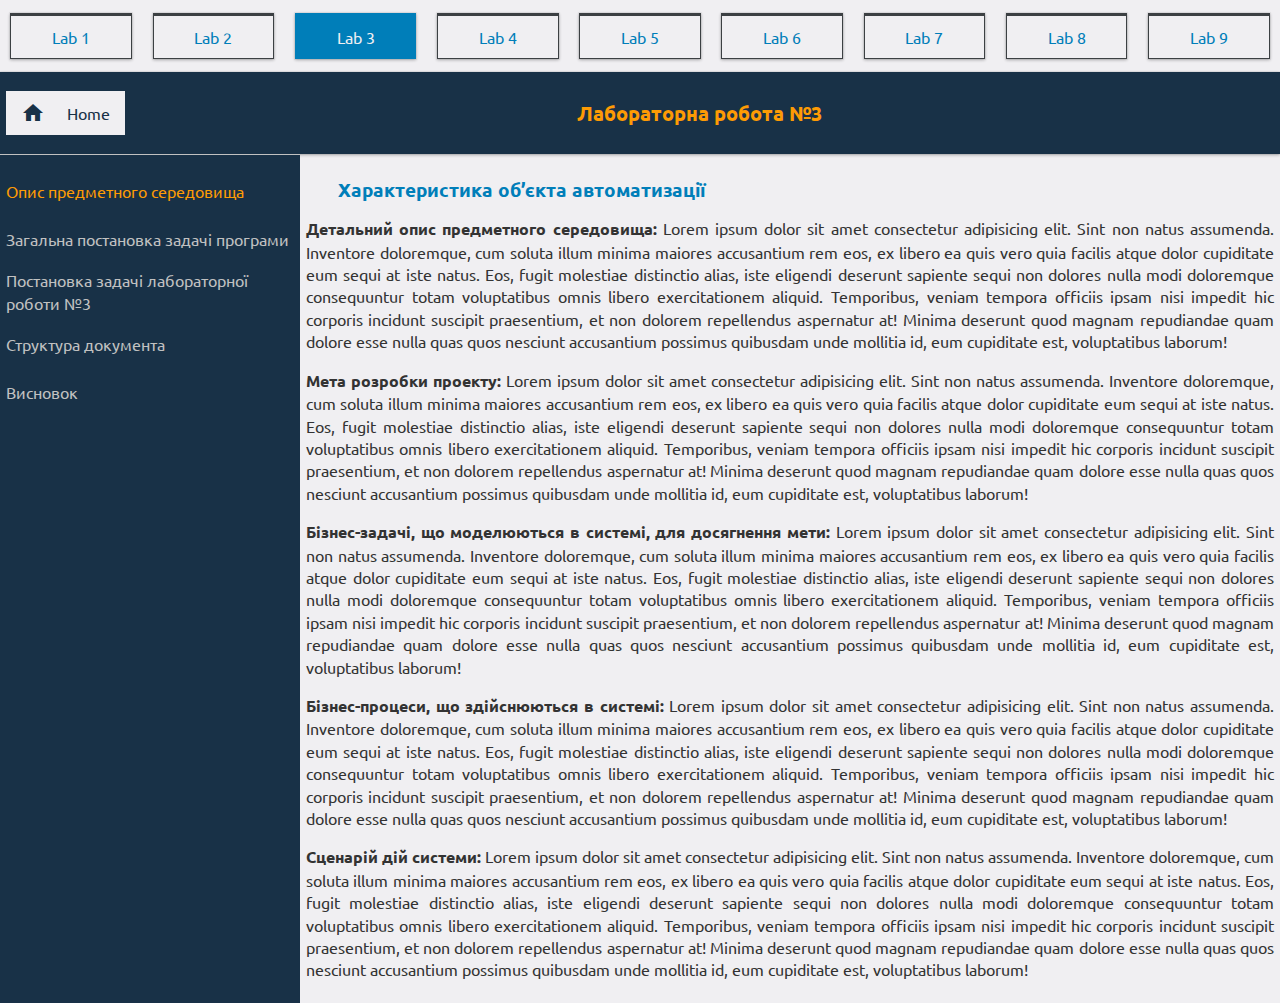
<file: lab3.html>
<!DOCTYPE html>
<html lang="en">
<head>
    <meta charset="utf-8" />
    <meta name="viewport" content="width=device-width, initial-scale=1.0" />
    <title>IA-71, Lab 3</title>
    <link href="https://fonts.googleapis.com/icon?family=Material+Icons" rel="stylesheet" />
    <link rel="stylesheet" href="https://fonts.googleapis.com/css?family=Ubuntu">
    <link href="style.css" rel="stylesheet"/>
    <link href="root.css" rel="stylesheet"/>
    <script src="script.js"></script>
</head>
<body>
    <div class="wrapper">
        <div class="labs-list flex horizontal-alignment">
            <a class="lab-item shadow" href="lab1.html">Lab 1</a>
            <a class="lab-item shadow" href="lab2.html">Lab 2</a>
            <a class="lab-item shadow active" href="lab3.html">Lab 3</a>
            <a class="lab-item shadow" href="lab4.html">Lab 4</a>
            <a class="lab-item shadow" href="lab5.html">Lab 5</a>
            <a class="lab-item shadow" href="lab6.html">Lab 6</a>
            <a class="lab-item shadow" href="lab7.html">Lab 7</a>
            <a class="lab-item shadow" href="lab8.html">Lab 8</a>
            <a class="lab-item shadow" href="lab9.html">Lab 9</a>
        </div>

        <div class="labs-list-hidden-wrapper flex vertical-alignment">
            <span class="flex">Лабораторні роботи
                <i class="material-icons expand flex" id="expand" onclick="arrowList()">expand_more</i>
            </span>
    
            <div class="labs-list-hidden vertical-alignment" id="labs-list-hidden" style="display: none;">
                <a href="lab1.html">Лабораторна робота 1</a>
                <a href="lab2.html">Лабораторна робота 2</a>
                <a href="lab3.html" class="title">Лабораторна робота 3</a>
                <a href="lab4.html">Лабораторна робота 4</a>
                <a href="lab5.html">Лабораторна робота 5</a>
                <a href="lab6.html">Лабораторна робота 6</a>
                <a href="lab7.html">Лабораторна робота 7</a>
                <a href="lab8.html">Лабораторна робота 8</a>
                <a href="lab9.html">Лабораторна робота 9</a>
            </div>
        </div>    

        <div class="header horizontal-alignment vertical-alignment flex shadow">
            <a class="lab-item flex horizontal-alignment center space-between no-border home" href="index.html">
                <i class="material-icons icon">home</i>Home
            </a>
            <h2 class="center title">Лабораторна робота №3</h2>
            <a class="flex horizontal-alignment center home-icon-link" href="index.html">
                <i class="material-icons">home</i>
            </a>
            <a class="flex horizontal-alignment center home-icon-link" id="burger-menu" onclick="showOrHideMenu()">
                <i class="material-icons" id="burger-menu-icon">menu</i>
            </a>
        </div>

        <div class="main">
            <div id="menu">
                <a class="menu-item flex active-link" onclick="ChangeTab(this, '1')">Опис предметного середовища</a>
                <a class="menu-item flex" onclick="ChangeTab(this, '2')">Загальна постановка задачі програми</a>
                <a class="menu-item flex" onclick="ChangeTab(this, '3')">Постановка задачі лабораторної роботи №3</a>
                <a class="menu-item flex" onclick="ChangeTab(this, '4')">Структура документа</a>
                <a class="menu-item flex" onclick="ChangeTab(this, '5')">Висновок</a>
            </div>
    
            <div id="content">
                <div id="1" class="active-item">
                    <h3 class="title">Характеристика об’єкта автоматизації</h3>

                    <p>
                        <span class="title">Детальний опис предметного середовища: </span>
                        Lorem ipsum dolor sit amet consectetur adipisicing elit. Sint non natus assumenda. 
                        Inventore doloremque, cum soluta illum minima maiores accusantium rem eos, ex libero ea 
                        quis vero quia facilis atque dolor cupiditate eum sequi at iste natus. Eos, fugit molestiae 
                        distinctio alias, iste eligendi deserunt sapiente sequi non dolores nulla modi doloremque 
                        consequuntur totam voluptatibus omnis libero exercitationem aliquid. Temporibus, veniam tempora 
                        officiis ipsam nisi impedit hic corporis incidunt suscipit praesentium, et non dolorem repellendus
                        aspernatur at! Minima deserunt quod magnam repudiandae quam dolore esse nulla quas quos nesciunt
                        accusantium possimus quibusdam unde mollitia id, eum cupiditate est, voluptatibus laborum!
                    </p>

                    <p>
                        <span class="title">Мета розробки проекту: </span>
                        Lorem ipsum dolor sit amet consectetur adipisicing elit. Sint non natus assumenda. 
                        Inventore doloremque, cum soluta illum minima maiores accusantium rem eos, ex libero ea 
                        quis vero quia facilis atque dolor cupiditate eum sequi at iste natus. Eos, fugit molestiae 
                        distinctio alias, iste eligendi deserunt sapiente sequi non dolores nulla modi doloremque 
                        consequuntur totam voluptatibus omnis libero exercitationem aliquid. Temporibus, veniam tempora 
                        officiis ipsam nisi impedit hic corporis incidunt suscipit praesentium, et non dolorem repellendus
                        aspernatur at! Minima deserunt quod magnam repudiandae quam dolore esse nulla quas quos nesciunt
                        accusantium possimus quibusdam unde mollitia id, eum cupiditate est, voluptatibus laborum!
                    </p>

                    <p>
                        <span class="title">Бізнес-задачі, що моделюються в системі, для досягнення мети: </span>
                        Lorem ipsum dolor sit amet consectetur adipisicing elit. Sint non natus assumenda. 
                        Inventore doloremque, cum soluta illum minima maiores accusantium rem eos, ex libero ea 
                        quis vero quia facilis atque dolor cupiditate eum sequi at iste natus. Eos, fugit molestiae 
                        distinctio alias, iste eligendi deserunt sapiente sequi non dolores nulla modi doloremque 
                        consequuntur totam voluptatibus omnis libero exercitationem aliquid. Temporibus, veniam tempora 
                        officiis ipsam nisi impedit hic corporis incidunt suscipit praesentium, et non dolorem repellendus
                        aspernatur at! Minima deserunt quod magnam repudiandae quam dolore esse nulla quas quos nesciunt
                        accusantium possimus quibusdam unde mollitia id, eum cupiditate est, voluptatibus laborum!
                    </p>

                    <p>
                        <span class="title">Бізнес-процеси, що здійснюються в системі: </span>
                        Lorem ipsum dolor sit amet consectetur adipisicing elit. Sint non natus assumenda. 
                        Inventore doloremque, cum soluta illum minima maiores accusantium rem eos, ex libero ea 
                        quis vero quia facilis atque dolor cupiditate eum sequi at iste natus. Eos, fugit molestiae 
                        distinctio alias, iste eligendi deserunt sapiente sequi non dolores nulla modi doloremque 
                        consequuntur totam voluptatibus omnis libero exercitationem aliquid. Temporibus, veniam tempora 
                        officiis ipsam nisi impedit hic corporis incidunt suscipit praesentium, et non dolorem repellendus
                        aspernatur at! Minima deserunt quod magnam repudiandae quam dolore esse nulla quas quos nesciunt
                        accusantium possimus quibusdam unde mollitia id, eum cupiditate est, voluptatibus laborum!
                    </p>

                    <p>
                        <span class="title">Сценарій дій системи: </span>
                        Lorem ipsum dolor sit amet consectetur adipisicing elit. Sint non natus assumenda. 
                        Inventore doloremque, cum soluta illum minima maiores accusantium rem eos, ex libero ea 
                        quis vero quia facilis atque dolor cupiditate eum sequi at iste natus. Eos, fugit molestiae 
                        distinctio alias, iste eligendi deserunt sapiente sequi non dolores nulla modi doloremque 
                        consequuntur totam voluptatibus omnis libero exercitationem aliquid. Temporibus, veniam tempora 
                        officiis ipsam nisi impedit hic corporis incidunt suscipit praesentium, et non dolorem repellendus
                        aspernatur at! Minima deserunt quod magnam repudiandae quam dolore esse nulla quas quos nesciunt
                        accusantium possimus quibusdam unde mollitia id, eum cupiditate est, voluptatibus laborum!
                    </p>
                </div>
                <div id="2" class="item">
                    <h3 class="title">Об’єктно-орієнтована декомпозиція предметного середовища</h3>

                    <p>
                        <span class="title">Лексичний та семантичний аналіз опису об’єкту управління: </span>
                        Lorem ipsum dolor sit amet consectetur adipisicing elit. Sint non natus assumenda. 
                        Inventore doloremque, cum soluta illum minima maiores accusantium rem eos, ex libero ea 
                        quis vero quia facilis atque dolor cupiditate eum sequi at iste natus. Eos, fugit molestiae 
                        distinctio alias, iste eligendi deserunt sapiente sequi non dolores nulla modi doloremque 
                        consequuntur totam voluptatibus omnis libero exercitationem aliquid. Temporibus, veniam tempora 
                        officiis ipsam nisi impedit hic corporis incidunt suscipit praesentium, et non dolorem repellendus
                        aspernatur at! Minima deserunt quod magnam repudiandae quam dolore esse nulla quas quos nesciunt
                        accusantium possimus quibusdam unde mollitia id, eum cupiditate est, voluptatibus laborum!
                    </p>
                    
                    <p>
                        <span class="title">Об’єктно-орієнтовна декомпозиція предметного середовища: </span>
                        Lorem ipsum dolor sit amet consectetur adipisicing elit. Sint non natus assumenda. 
                        Inventore doloremque, cum soluta illum minima maiores accusantium rem eos, ex libero ea 
                        quis vero quia facilis atque dolor cupiditate eum sequi at iste natus. Eos, fugit molestiae 
                        distinctio alias, iste eligendi deserunt sapiente sequi non dolores nulla modi doloremque 
                        consequuntur totam voluptatibus omnis libero exercitationem aliquid. Temporibus, veniam tempora 
                        officiis ipsam nisi impedit hic corporis incidunt suscipit praesentium, et non dolorem repellendus
                        aspernatur at! Minima deserunt quod magnam repudiandae quam dolore esse nulla quas quos nesciunt
                        accusantium possimus quibusdam unde mollitia id, eum cupiditate est, voluptatibus laborum!
                    </p>
                    
                    <p>
                        <span class="title">Функціональні вимоги замовника: </span>
                        Lorem ipsum dolor sit amet consectetur adipisicing elit. Sint non natus assumenda. 
                        Inventore doloremque, cum soluta illum minima maiores accusantium rem eos, ex libero ea 
                        quis vero quia facilis atque dolor cupiditate eum sequi at iste natus. Eos, fugit molestiae 
                        distinctio alias, iste eligendi deserunt sapiente sequi non dolores nulla modi doloremque 
                        consequuntur totam voluptatibus omnis libero exercitationem aliquid. Temporibus, veniam tempora 
                        officiis ipsam nisi impedit hic corporis incidunt suscipit praesentium, et non dolorem repellendus
                        aspernatur at! Minima deserunt quod magnam repudiandae quam dolore esse nulla quas quos nesciunt
                        accusantium possimus quibusdam unde mollitia id, eum cupiditate est, voluptatibus laborum!
                    </p>
                </div>
                <div id="3" class="item">
                    <h3 class="title">Проектування ПЗ</h3>
                    
                    <p>
                        <span class="title">Проектування структури ПЗ: </span>
                        Lorem ipsum dolor sit amet consectetur adipisicing elit. Sint non natus assumenda. 
                        Inventore doloremque, cum soluta illum minima maiores accusantium rem eos, ex libero ea 
                        quis vero quia facilis atque dolor cupiditate eum sequi at iste natus. Eos, fugit molestiae 
                        distinctio alias, iste eligendi deserunt sapiente sequi non dolores nulla modi doloremque 
                        consequuntur totam voluptatibus omnis libero exercitationem aliquid. Temporibus, veniam tempora 
                        officiis ipsam nisi impedit hic corporis incidunt suscipit praesentium, et non dolorem repellendus
                        aspernatur at! Minima deserunt quod magnam repudiandae quam dolore esse nulla quas quos nesciunt
                        accusantium possimus quibusdam unde mollitia id, eum cupiditate est, voluptatibus laborum!
                    </p>
                </div>
                <div id="4" class="item">
                    <h3 class="title">Кодування (програмування)</h3>
                    
                    <p>
                        <span class="title">Файлова структура проекту: </span>
                        Lorem ipsum dolor sit amet consectetur adipisicing elit. Sint non natus assumenda. 
                        Inventore doloremque, cum soluta illum minima maiores accusantium rem eos, ex libero ea 
                        quis vero quia facilis atque dolor cupiditate eum sequi at iste natus. Eos, fugit molestiae 
                        distinctio alias, iste eligendi deserunt sapiente sequi non dolores nulla modi doloremque 
                        consequuntur totam voluptatibus omnis libero exercitationem aliquid. Temporibus, veniam tempora 
                        officiis ipsam nisi impedit hic corporis incidunt suscipit praesentium, et non dolorem repellendus
                        aspernatur at! Minima deserunt quod magnam repudiandae quam dolore esse nulla quas quos nesciunt
                        accusantium possimus quibusdam unde mollitia id, eum cupiditate est, voluptatibus laborum!
                    </p>
                    
                    <p>
                        <span class="title">Специфікації методів: </span>
                        Lorem ipsum dolor sit amet consectetur adipisicing elit. Sint non natus assumenda. 
                        Inventore doloremque, cum soluta illum minima maiores accusantium rem eos, ex libero ea 
                        quis vero quia facilis atque dolor cupiditate eum sequi at iste natus. Eos, fugit molestiae 
                        distinctio alias, iste eligendi deserunt sapiente sequi non dolores nulla modi doloremque 
                        consequuntur totam voluptatibus omnis libero exercitationem aliquid. Temporibus, veniam tempora 
                        officiis ipsam nisi impedit hic corporis incidunt suscipit praesentium, et non dolorem repellendus
                        aspernatur at! Minima deserunt quod magnam repudiandae quam dolore esse nulla quas quos nesciunt
                        accusantium possimus quibusdam unde mollitia id, eum cupiditate est, voluptatibus laborum!
                    </p>
                </div>
                <div id="5" class="item">
                    <h3 class="title">Впровадження та супроводження ПЗ</h3>

                    <p>
                        <a href="https://github.com/Artemissio/RailwayTicketsSalesManagement" class="title">
                            Посилання на репозиторій проекту
                        </a>
                    </p>
                </div>
            </div>
        </div>
    </div>
</body>
</html>
</file>
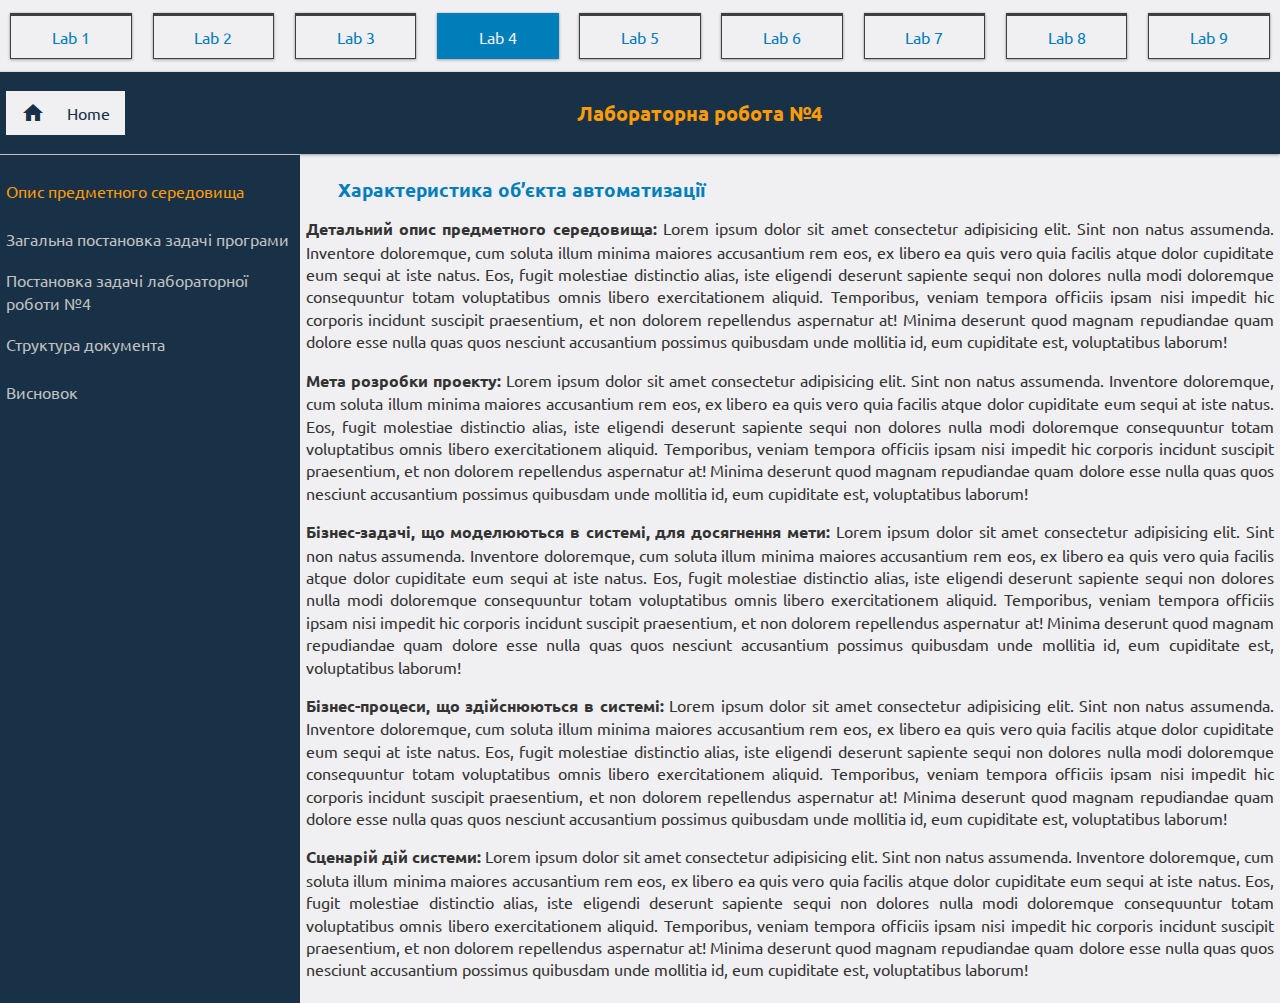
<file: lab4.html>
<!DOCTYPE html>
<html lang="en">
<head>
    <meta charset="utf-8" />
    <meta name="viewport" content="width=device-width, initial-scale=1.0" />
    <title>IA-71, Lab 4</title>
    <link href="https://fonts.googleapis.com/icon?family=Material+Icons" rel="stylesheet" />
    <link rel="stylesheet" href="https://fonts.googleapis.com/css?family=Ubuntu">
    <link href="style.css" rel="stylesheet"/>
    <link href="root.css" rel="stylesheet"/>
    <script src="script.js"></script>
</head>
<body>
    <div class="wrapper">
        <div class="labs-list flex horizontal-alignment">
            <a class="lab-item shadow" href="lab1.html">Lab 1</a>
            <a class="lab-item shadow" href="lab2.html">Lab 2</a>
            <a class="lab-item shadow" href="lab3.html">Lab 3</a>
            <a class="lab-item shadow active" href="lab4.html">Lab 4</a>
            <a class="lab-item shadow" href="lab5.html">Lab 5</a>
            <a class="lab-item shadow" href="lab6.html">Lab 6</a>
            <a class="lab-item shadow" href="lab7.html">Lab 7</a>
            <a class="lab-item shadow" href="lab8.html">Lab 8</a>
            <a class="lab-item shadow" href="lab9.html">Lab 9</a>
        </div>

        <div class="labs-list-hidden-wrapper flex vertical-alignment">
            <span class="flex">Лабораторні роботи
                <i class="material-icons expand flex" id="expand" onclick="arrowList()">expand_more</i>
            </span>
    
            <div class="labs-list-hidden vertical-alignment" id="labs-list-hidden" style="display: none;">
                <a href="lab1.html">Лабораторна робота 1</a>
                <a href="lab2.html">Лабораторна робота 2</a>
                <a href="lab3.html">Лабораторна робота 3</a>
                <a href="lab4.html" class="title">Лабораторна робота 4</a>
                <a href="lab5.html">Лабораторна робота 5</a>
                <a href="lab6.html">Лабораторна робота 6</a>
                <a href="lab7.html">Лабораторна робота 7</a>
                <a href="lab8.html">Лабораторна робота 8</a>
                <a href="lab9.html">Лабораторна робота 9</a>
            </div>
        </div>    

        <div class="header horizontal-alignment vertical-alignment flex shadow">
            <a class="lab-item flex horizontal-alignment center space-between no-border home" href="index.html">
                <i class="material-icons icon">home</i>Home
            </a>
            <h2 class="center title">Лабораторна робота №4</h2>
            <a class="flex horizontal-alignment center home-icon-link" href="index.html">
                <i class="material-icons">home</i>
            </a>
            <a class="flex horizontal-alignment center home-icon-link" id="burger-menu" onclick="showOrHideMenu()">
                <i class="material-icons" id="burger-menu-icon">menu</i>
            </a>
        </div>

        <div class="main">
            <div id="menu">
                <a class="menu-item flex active-link" onclick="ChangeTab(this, '1')">Опис предметного середовища</a>
                <a class="menu-item flex" onclick="ChangeTab(this, '2')">Загальна постановка задачі програми</a>
                <a class="menu-item flex" onclick="ChangeTab(this, '3')">Постановка задачі лабораторної роботи №4</a>
                <a class="menu-item flex" onclick="ChangeTab(this, '4')">Структура документа</a>
                <a class="menu-item flex" onclick="ChangeTab(this, '5')">Висновок</a>
            </div>
    
            <div id="content">
                <div id="1" class="active-item">
                    <h3 class="title">Характеристика об’єкта автоматизації</h3>

                    <p>
                        <span class="title">Детальний опис предметного середовища: </span>
                        Lorem ipsum dolor sit amet consectetur adipisicing elit. Sint non natus assumenda. 
                        Inventore doloremque, cum soluta illum minima maiores accusantium rem eos, ex libero ea 
                        quis vero quia facilis atque dolor cupiditate eum sequi at iste natus. Eos, fugit molestiae 
                        distinctio alias, iste eligendi deserunt sapiente sequi non dolores nulla modi doloremque 
                        consequuntur totam voluptatibus omnis libero exercitationem aliquid. Temporibus, veniam tempora 
                        officiis ipsam nisi impedit hic corporis incidunt suscipit praesentium, et non dolorem repellendus
                        aspernatur at! Minima deserunt quod magnam repudiandae quam dolore esse nulla quas quos nesciunt
                        accusantium possimus quibusdam unde mollitia id, eum cupiditate est, voluptatibus laborum!
                    </p>

                    <p>
                        <span class="title">Мета розробки проекту: </span>
                        Lorem ipsum dolor sit amet consectetur adipisicing elit. Sint non natus assumenda. 
                        Inventore doloremque, cum soluta illum minima maiores accusantium rem eos, ex libero ea 
                        quis vero quia facilis atque dolor cupiditate eum sequi at iste natus. Eos, fugit molestiae 
                        distinctio alias, iste eligendi deserunt sapiente sequi non dolores nulla modi doloremque 
                        consequuntur totam voluptatibus omnis libero exercitationem aliquid. Temporibus, veniam tempora 
                        officiis ipsam nisi impedit hic corporis incidunt suscipit praesentium, et non dolorem repellendus
                        aspernatur at! Minima deserunt quod magnam repudiandae quam dolore esse nulla quas quos nesciunt
                        accusantium possimus quibusdam unde mollitia id, eum cupiditate est, voluptatibus laborum!
                    </p>

                    <p>
                        <span class="title">Бізнес-задачі, що моделюються в системі, для досягнення мети: </span>
                        Lorem ipsum dolor sit amet consectetur adipisicing elit. Sint non natus assumenda. 
                        Inventore doloremque, cum soluta illum minima maiores accusantium rem eos, ex libero ea 
                        quis vero quia facilis atque dolor cupiditate eum sequi at iste natus. Eos, fugit molestiae 
                        distinctio alias, iste eligendi deserunt sapiente sequi non dolores nulla modi doloremque 
                        consequuntur totam voluptatibus omnis libero exercitationem aliquid. Temporibus, veniam tempora 
                        officiis ipsam nisi impedit hic corporis incidunt suscipit praesentium, et non dolorem repellendus
                        aspernatur at! Minima deserunt quod magnam repudiandae quam dolore esse nulla quas quos nesciunt
                        accusantium possimus quibusdam unde mollitia id, eum cupiditate est, voluptatibus laborum!
                    </p>

                    <p>
                        <span class="title">Бізнес-процеси, що здійснюються в системі: </span>
                        Lorem ipsum dolor sit amet consectetur adipisicing elit. Sint non natus assumenda. 
                        Inventore doloremque, cum soluta illum minima maiores accusantium rem eos, ex libero ea 
                        quis vero quia facilis atque dolor cupiditate eum sequi at iste natus. Eos, fugit molestiae 
                        distinctio alias, iste eligendi deserunt sapiente sequi non dolores nulla modi doloremque 
                        consequuntur totam voluptatibus omnis libero exercitationem aliquid. Temporibus, veniam tempora 
                        officiis ipsam nisi impedit hic corporis incidunt suscipit praesentium, et non dolorem repellendus
                        aspernatur at! Minima deserunt quod magnam repudiandae quam dolore esse nulla quas quos nesciunt
                        accusantium possimus quibusdam unde mollitia id, eum cupiditate est, voluptatibus laborum!
                    </p>

                    <p>
                        <span class="title">Сценарій дій системи: </span>
                        Lorem ipsum dolor sit amet consectetur adipisicing elit. Sint non natus assumenda. 
                        Inventore doloremque, cum soluta illum minima maiores accusantium rem eos, ex libero ea 
                        quis vero quia facilis atque dolor cupiditate eum sequi at iste natus. Eos, fugit molestiae 
                        distinctio alias, iste eligendi deserunt sapiente sequi non dolores nulla modi doloremque 
                        consequuntur totam voluptatibus omnis libero exercitationem aliquid. Temporibus, veniam tempora 
                        officiis ipsam nisi impedit hic corporis incidunt suscipit praesentium, et non dolorem repellendus
                        aspernatur at! Minima deserunt quod magnam repudiandae quam dolore esse nulla quas quos nesciunt
                        accusantium possimus quibusdam unde mollitia id, eum cupiditate est, voluptatibus laborum!
                    </p>
                </div>
                <div id="2" class="item">
                    <h3 class="title">Об’єктно-орієнтована декомпозиція предметного середовища</h3>

                    <p>
                        <span class="title">Лексичний та семантичний аналіз опису об’єкту управління: </span>
                        Lorem ipsum dolor sit amet consectetur adipisicing elit. Sint non natus assumenda. 
                        Inventore doloremque, cum soluta illum minima maiores accusantium rem eos, ex libero ea 
                        quis vero quia facilis atque dolor cupiditate eum sequi at iste natus. Eos, fugit molestiae 
                        distinctio alias, iste eligendi deserunt sapiente sequi non dolores nulla modi doloremque 
                        consequuntur totam voluptatibus omnis libero exercitationem aliquid. Temporibus, veniam tempora 
                        officiis ipsam nisi impedit hic corporis incidunt suscipit praesentium, et non dolorem repellendus
                        aspernatur at! Minima deserunt quod magnam repudiandae quam dolore esse nulla quas quos nesciunt
                        accusantium possimus quibusdam unde mollitia id, eum cupiditate est, voluptatibus laborum!
                    </p>
                    
                    <p>
                        <span class="title">Об’єктно-орієнтовна декомпозиція предметного середовища: </span>
                        Lorem ipsum dolor sit amet consectetur adipisicing elit. Sint non natus assumenda. 
                        Inventore doloremque, cum soluta illum minima maiores accusantium rem eos, ex libero ea 
                        quis vero quia facilis atque dolor cupiditate eum sequi at iste natus. Eos, fugit molestiae 
                        distinctio alias, iste eligendi deserunt sapiente sequi non dolores nulla modi doloremque 
                        consequuntur totam voluptatibus omnis libero exercitationem aliquid. Temporibus, veniam tempora 
                        officiis ipsam nisi impedit hic corporis incidunt suscipit praesentium, et non dolorem repellendus
                        aspernatur at! Minima deserunt quod magnam repudiandae quam dolore esse nulla quas quos nesciunt
                        accusantium possimus quibusdam unde mollitia id, eum cupiditate est, voluptatibus laborum!
                    </p>
                    
                    <p>
                        <span class="title">Функціональні вимоги замовника: </span>
                        Lorem ipsum dolor sit amet consectetur adipisicing elit. Sint non natus assumenda. 
                        Inventore doloremque, cum soluta illum minima maiores accusantium rem eos, ex libero ea 
                        quis vero quia facilis atque dolor cupiditate eum sequi at iste natus. Eos, fugit molestiae 
                        distinctio alias, iste eligendi deserunt sapiente sequi non dolores nulla modi doloremque 
                        consequuntur totam voluptatibus omnis libero exercitationem aliquid. Temporibus, veniam tempora 
                        officiis ipsam nisi impedit hic corporis incidunt suscipit praesentium, et non dolorem repellendus
                        aspernatur at! Minima deserunt quod magnam repudiandae quam dolore esse nulla quas quos nesciunt
                        accusantium possimus quibusdam unde mollitia id, eum cupiditate est, voluptatibus laborum!
                    </p>
                </div>
                <div id="3" class="item">
                    <h3 class="title">Проектування ПЗ</h3>
                    
                    <p>
                        <span class="title">Проектування структури ПЗ: </span>
                        Lorem ipsum dolor sit amet consectetur adipisicing elit. Sint non natus assumenda. 
                        Inventore doloremque, cum soluta illum minima maiores accusantium rem eos, ex libero ea 
                        quis vero quia facilis atque dolor cupiditate eum sequi at iste natus. Eos, fugit molestiae 
                        distinctio alias, iste eligendi deserunt sapiente sequi non dolores nulla modi doloremque 
                        consequuntur totam voluptatibus omnis libero exercitationem aliquid. Temporibus, veniam tempora 
                        officiis ipsam nisi impedit hic corporis incidunt suscipit praesentium, et non dolorem repellendus
                        aspernatur at! Minima deserunt quod magnam repudiandae quam dolore esse nulla quas quos nesciunt
                        accusantium possimus quibusdam unde mollitia id, eum cupiditate est, voluptatibus laborum!
                    </p>
                </div>
                <div id="4" class="item">
                    <h3 class="title">Кодування (програмування)</h3>
                    
                    <p>
                        <span class="title">Файлова структура проекту: </span>
                        Lorem ipsum dolor sit amet consectetur adipisicing elit. Sint non natus assumenda. 
                        Inventore doloremque, cum soluta illum minima maiores accusantium rem eos, ex libero ea 
                        quis vero quia facilis atque dolor cupiditate eum sequi at iste natus. Eos, fugit molestiae 
                        distinctio alias, iste eligendi deserunt sapiente sequi non dolores nulla modi doloremque 
                        consequuntur totam voluptatibus omnis libero exercitationem aliquid. Temporibus, veniam tempora 
                        officiis ipsam nisi impedit hic corporis incidunt suscipit praesentium, et non dolorem repellendus
                        aspernatur at! Minima deserunt quod magnam repudiandae quam dolore esse nulla quas quos nesciunt
                        accusantium possimus quibusdam unde mollitia id, eum cupiditate est, voluptatibus laborum!
                    </p>
                    
                    <p>
                        <span class="title">Специфікації методів: </span>
                        Lorem ipsum dolor sit amet consectetur adipisicing elit. Sint non natus assumenda. 
                        Inventore doloremque, cum soluta illum minima maiores accusantium rem eos, ex libero ea 
                        quis vero quia facilis atque dolor cupiditate eum sequi at iste natus. Eos, fugit molestiae 
                        distinctio alias, iste eligendi deserunt sapiente sequi non dolores nulla modi doloremque 
                        consequuntur totam voluptatibus omnis libero exercitationem aliquid. Temporibus, veniam tempora 
                        officiis ipsam nisi impedit hic corporis incidunt suscipit praesentium, et non dolorem repellendus
                        aspernatur at! Minima deserunt quod magnam repudiandae quam dolore esse nulla quas quos nesciunt
                        accusantium possimus quibusdam unde mollitia id, eum cupiditate est, voluptatibus laborum!
                    </p>
                </div>
                <div id="5" class="item">
                    <h3 class="title">Впровадження та супроводження ПЗ</h3>

                    <p>
                        <a href="https://github.com/Artemissio/RailwayTicketsSalesManagement" class="title">
                            Посилання на репозиторій проекту
                        </a>
                    </p>
                </div>
            </div>
        </div>
    </div>
</body>
</html>
</file>
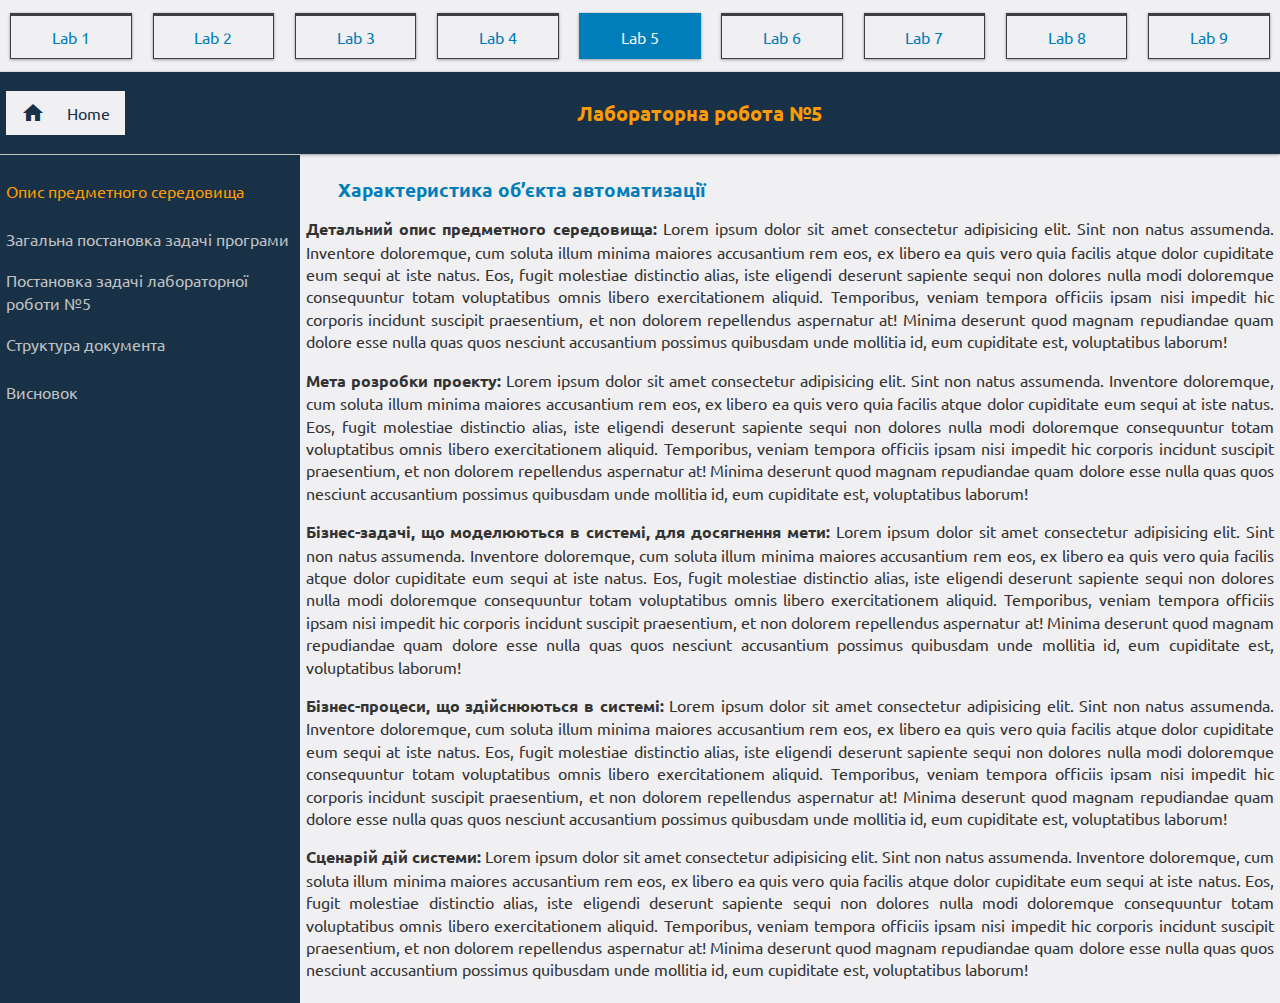
<file: lab5.html>
<!DOCTYPE html>
<html lang="en">
<head>
    <meta charset="utf-8" />
    <meta name="viewport" content="width=device-width, initial-scale=1.0" />
    <title>IA-71, Lab 5</title>
    <link href="https://fonts.googleapis.com/icon?family=Material+Icons" rel="stylesheet" />
    <link rel="stylesheet" href="https://fonts.googleapis.com/css?family=Ubuntu">
    <link href="style.css" rel="stylesheet"/>
    <link href="root.css" rel="stylesheet"/>
    <script src="script.js"></script>
</head>
<body>
    <div class="wrapper">
        <div class="labs-list flex horizontal-alignment">
            <a class="lab-item shadow" href="lab1.html">Lab 1</a>
            <a class="lab-item shadow" href="lab2.html">Lab 2</a>
            <a class="lab-item shadow" href="lab3.html">Lab 3</a>
            <a class="lab-item shadow" href="lab4.html">Lab 4</a>
            <a class="lab-item shadow active" href="lab5.html">Lab 5</a>
            <a class="lab-item shadow" href="lab6.html">Lab 6</a>
            <a class="lab-item shadow" href="lab7.html">Lab 7</a>
            <a class="lab-item shadow" href="lab8.html">Lab 8</a>
            <a class="lab-item shadow" href="lab9.html">Lab 9</a>
        </div>

        <div class="labs-list-hidden-wrapper flex vertical-alignment">
            <span class="flex">Лабораторні роботи
                <i class="material-icons expand flex" id="expand" onclick="arrowList()">expand_more</i>
            </span>
    
            <div class="labs-list-hidden vertical-alignment" id="labs-list-hidden" style="display: none;">
                <a href="lab1.html">Лабораторна робота 1</a>
                <a href="lab2.html">Лабораторна робота 2</a>
                <a href="lab3.html">Лабораторна робота 3</a>
                <a href="lab4.html">Лабораторна робота 4</a>
                <a href="lab5.html" class="title">Лабораторна робота 5</a>
                <a href="lab6.html">Лабораторна робота 6</a>
                <a href="lab7.html">Лабораторна робота 7</a>
                <a href="lab8.html">Лабораторна робота 8</a>
                <a href="lab9.html">Лабораторна робота 9</a>
            </div>
        </div>    

        <div class="header horizontal-alignment vertical-alignment flex shadow">
            <a class="lab-item flex horizontal-alignment center space-between no-border home" href="index.html">
                <i class="material-icons icon">home</i>Home
            </a>
            <h2 class="center title">Лабораторна робота №5</h2>
            <a class="flex horizontal-alignment center home-icon-link" href="index.html">
                <i class="material-icons">home</i>
            </a>
            <a class="flex horizontal-alignment center home-icon-link" id="burger-menu" onclick="showOrHideMenu()">
                <i class="material-icons" id="burger-menu-icon">menu</i>
            </a>
        </div>

        <div class="main">
            <div id="menu">
                <a class="menu-item flex active-link" onclick="ChangeTab(this, '1')">Опис предметного середовища</a>
                <a class="menu-item flex" onclick="ChangeTab(this, '2')">Загальна постановка задачі програми</a>
                <a class="menu-item flex" onclick="ChangeTab(this, '3')">Постановка задачі лабораторної роботи №5</a>
                <a class="menu-item flex" onclick="ChangeTab(this, '4')">Структура документа</a>
                <a class="menu-item flex" onclick="ChangeTab(this, '5')">Висновок</a>
            </div>
    
            <div id="content">
                <div id="1" class="active-item">
                    <h3 class="title">Характеристика об’єкта автоматизації</h3>

                    <p>
                        <span class="title">Детальний опис предметного середовища: </span>
                        Lorem ipsum dolor sit amet consectetur adipisicing elit. Sint non natus assumenda. 
                        Inventore doloremque, cum soluta illum minima maiores accusantium rem eos, ex libero ea 
                        quis vero quia facilis atque dolor cupiditate eum sequi at iste natus. Eos, fugit molestiae 
                        distinctio alias, iste eligendi deserunt sapiente sequi non dolores nulla modi doloremque 
                        consequuntur totam voluptatibus omnis libero exercitationem aliquid. Temporibus, veniam tempora 
                        officiis ipsam nisi impedit hic corporis incidunt suscipit praesentium, et non dolorem repellendus
                        aspernatur at! Minima deserunt quod magnam repudiandae quam dolore esse nulla quas quos nesciunt
                        accusantium possimus quibusdam unde mollitia id, eum cupiditate est, voluptatibus laborum!
                    </p>

                    <p>
                        <span class="title">Мета розробки проекту: </span>
                        Lorem ipsum dolor sit amet consectetur adipisicing elit. Sint non natus assumenda. 
                        Inventore doloremque, cum soluta illum minima maiores accusantium rem eos, ex libero ea 
                        quis vero quia facilis atque dolor cupiditate eum sequi at iste natus. Eos, fugit molestiae 
                        distinctio alias, iste eligendi deserunt sapiente sequi non dolores nulla modi doloremque 
                        consequuntur totam voluptatibus omnis libero exercitationem aliquid. Temporibus, veniam tempora 
                        officiis ipsam nisi impedit hic corporis incidunt suscipit praesentium, et non dolorem repellendus
                        aspernatur at! Minima deserunt quod magnam repudiandae quam dolore esse nulla quas quos nesciunt
                        accusantium possimus quibusdam unde mollitia id, eum cupiditate est, voluptatibus laborum!
                    </p>

                    <p>
                        <span class="title">Бізнес-задачі, що моделюються в системі, для досягнення мети: </span>
                        Lorem ipsum dolor sit amet consectetur adipisicing elit. Sint non natus assumenda. 
                        Inventore doloremque, cum soluta illum minima maiores accusantium rem eos, ex libero ea 
                        quis vero quia facilis atque dolor cupiditate eum sequi at iste natus. Eos, fugit molestiae 
                        distinctio alias, iste eligendi deserunt sapiente sequi non dolores nulla modi doloremque 
                        consequuntur totam voluptatibus omnis libero exercitationem aliquid. Temporibus, veniam tempora 
                        officiis ipsam nisi impedit hic corporis incidunt suscipit praesentium, et non dolorem repellendus
                        aspernatur at! Minima deserunt quod magnam repudiandae quam dolore esse nulla quas quos nesciunt
                        accusantium possimus quibusdam unde mollitia id, eum cupiditate est, voluptatibus laborum!
                    </p>

                    <p>
                        <span class="title">Бізнес-процеси, що здійснюються в системі: </span>
                        Lorem ipsum dolor sit amet consectetur adipisicing elit. Sint non natus assumenda. 
                        Inventore doloremque, cum soluta illum minima maiores accusantium rem eos, ex libero ea 
                        quis vero quia facilis atque dolor cupiditate eum sequi at iste natus. Eos, fugit molestiae 
                        distinctio alias, iste eligendi deserunt sapiente sequi non dolores nulla modi doloremque 
                        consequuntur totam voluptatibus omnis libero exercitationem aliquid. Temporibus, veniam tempora 
                        officiis ipsam nisi impedit hic corporis incidunt suscipit praesentium, et non dolorem repellendus
                        aspernatur at! Minima deserunt quod magnam repudiandae quam dolore esse nulla quas quos nesciunt
                        accusantium possimus quibusdam unde mollitia id, eum cupiditate est, voluptatibus laborum!
                    </p>

                    <p>
                        <span class="title">Сценарій дій системи: </span>
                        Lorem ipsum dolor sit amet consectetur adipisicing elit. Sint non natus assumenda. 
                        Inventore doloremque, cum soluta illum minima maiores accusantium rem eos, ex libero ea 
                        quis vero quia facilis atque dolor cupiditate eum sequi at iste natus. Eos, fugit molestiae 
                        distinctio alias, iste eligendi deserunt sapiente sequi non dolores nulla modi doloremque 
                        consequuntur totam voluptatibus omnis libero exercitationem aliquid. Temporibus, veniam tempora 
                        officiis ipsam nisi impedit hic corporis incidunt suscipit praesentium, et non dolorem repellendus
                        aspernatur at! Minima deserunt quod magnam repudiandae quam dolore esse nulla quas quos nesciunt
                        accusantium possimus quibusdam unde mollitia id, eum cupiditate est, voluptatibus laborum!
                    </p>
                </div>
                <div id="2" class="item">
                    <h3 class="title">Об’єктно-орієнтована декомпозиція предметного середовища</h3>

                    <p>
                        <span class="title">Лексичний та семантичний аналіз опису об’єкту управління: </span>
                        Lorem ipsum dolor sit amet consectetur adipisicing elit. Sint non natus assumenda. 
                        Inventore doloremque, cum soluta illum minima maiores accusantium rem eos, ex libero ea 
                        quis vero quia facilis atque dolor cupiditate eum sequi at iste natus. Eos, fugit molestiae 
                        distinctio alias, iste eligendi deserunt sapiente sequi non dolores nulla modi doloremque 
                        consequuntur totam voluptatibus omnis libero exercitationem aliquid. Temporibus, veniam tempora 
                        officiis ipsam nisi impedit hic corporis incidunt suscipit praesentium, et non dolorem repellendus
                        aspernatur at! Minima deserunt quod magnam repudiandae quam dolore esse nulla quas quos nesciunt
                        accusantium possimus quibusdam unde mollitia id, eum cupiditate est, voluptatibus laborum!
                    </p>
                    
                    <p>
                        <span class="title">Об’єктно-орієнтовна декомпозиція предметного середовища: </span>
                        Lorem ipsum dolor sit amet consectetur adipisicing elit. Sint non natus assumenda. 
                        Inventore doloremque, cum soluta illum minima maiores accusantium rem eos, ex libero ea 
                        quis vero quia facilis atque dolor cupiditate eum sequi at iste natus. Eos, fugit molestiae 
                        distinctio alias, iste eligendi deserunt sapiente sequi non dolores nulla modi doloremque 
                        consequuntur totam voluptatibus omnis libero exercitationem aliquid. Temporibus, veniam tempora 
                        officiis ipsam nisi impedit hic corporis incidunt suscipit praesentium, et non dolorem repellendus
                        aspernatur at! Minima deserunt quod magnam repudiandae quam dolore esse nulla quas quos nesciunt
                        accusantium possimus quibusdam unde mollitia id, eum cupiditate est, voluptatibus laborum!
                    </p>
                    
                    <p>
                        <span class="title">Функціональні вимоги замовника: </span>
                        Lorem ipsum dolor sit amet consectetur adipisicing elit. Sint non natus assumenda. 
                        Inventore doloremque, cum soluta illum minima maiores accusantium rem eos, ex libero ea 
                        quis vero quia facilis atque dolor cupiditate eum sequi at iste natus. Eos, fugit molestiae 
                        distinctio alias, iste eligendi deserunt sapiente sequi non dolores nulla modi doloremque 
                        consequuntur totam voluptatibus omnis libero exercitationem aliquid. Temporibus, veniam tempora 
                        officiis ipsam nisi impedit hic corporis incidunt suscipit praesentium, et non dolorem repellendus
                        aspernatur at! Minima deserunt quod magnam repudiandae quam dolore esse nulla quas quos nesciunt
                        accusantium possimus quibusdam unde mollitia id, eum cupiditate est, voluptatibus laborum!
                    </p>
                </div>
                <div id="3" class="item">
                    <h3 class="title">Проектування ПЗ</h3>
                    
                    <p>
                        <span class="title">Проектування структури ПЗ: </span>
                        Lorem ipsum dolor sit amet consectetur adipisicing elit. Sint non natus assumenda. 
                        Inventore doloremque, cum soluta illum minima maiores accusantium rem eos, ex libero ea 
                        quis vero quia facilis atque dolor cupiditate eum sequi at iste natus. Eos, fugit molestiae 
                        distinctio alias, iste eligendi deserunt sapiente sequi non dolores nulla modi doloremque 
                        consequuntur totam voluptatibus omnis libero exercitationem aliquid. Temporibus, veniam tempora 
                        officiis ipsam nisi impedit hic corporis incidunt suscipit praesentium, et non dolorem repellendus
                        aspernatur at! Minima deserunt quod magnam repudiandae quam dolore esse nulla quas quos nesciunt
                        accusantium possimus quibusdam unde mollitia id, eum cupiditate est, voluptatibus laborum!
                    </p>
                </div>
                <div id="4" class="item">
                    <h3 class="title">Кодування (програмування)</h3>
                    
                    <p>
                        <span class="title">Файлова структура проекту: </span>
                        Lorem ipsum dolor sit amet consectetur adipisicing elit. Sint non natus assumenda. 
                        Inventore doloremque, cum soluta illum minima maiores accusantium rem eos, ex libero ea 
                        quis vero quia facilis atque dolor cupiditate eum sequi at iste natus. Eos, fugit molestiae 
                        distinctio alias, iste eligendi deserunt sapiente sequi non dolores nulla modi doloremque 
                        consequuntur totam voluptatibus omnis libero exercitationem aliquid. Temporibus, veniam tempora 
                        officiis ipsam nisi impedit hic corporis incidunt suscipit praesentium, et non dolorem repellendus
                        aspernatur at! Minima deserunt quod magnam repudiandae quam dolore esse nulla quas quos nesciunt
                        accusantium possimus quibusdam unde mollitia id, eum cupiditate est, voluptatibus laborum!
                    </p>
                    
                    <p>
                        <span class="title">Специфікації методів: </span>
                        Lorem ipsum dolor sit amet consectetur adipisicing elit. Sint non natus assumenda. 
                        Inventore doloremque, cum soluta illum minima maiores accusantium rem eos, ex libero ea 
                        quis vero quia facilis atque dolor cupiditate eum sequi at iste natus. Eos, fugit molestiae 
                        distinctio alias, iste eligendi deserunt sapiente sequi non dolores nulla modi doloremque 
                        consequuntur totam voluptatibus omnis libero exercitationem aliquid. Temporibus, veniam tempora 
                        officiis ipsam nisi impedit hic corporis incidunt suscipit praesentium, et non dolorem repellendus
                        aspernatur at! Minima deserunt quod magnam repudiandae quam dolore esse nulla quas quos nesciunt
                        accusantium possimus quibusdam unde mollitia id, eum cupiditate est, voluptatibus laborum!
                    </p>
                </div>
                <div id="5" class="item">
                    <h3 class="title">Впровадження та супроводження ПЗ</h3>

                    <p>
                        <a href="https://github.com/Artemissio/RailwayTicketsSalesManagement" class="title">
                            Посилання на репозиторій проекту
                        </a>
                    </p>
                </div>
            </div>
        </div>
    </div>
</body>
</html>
</file>
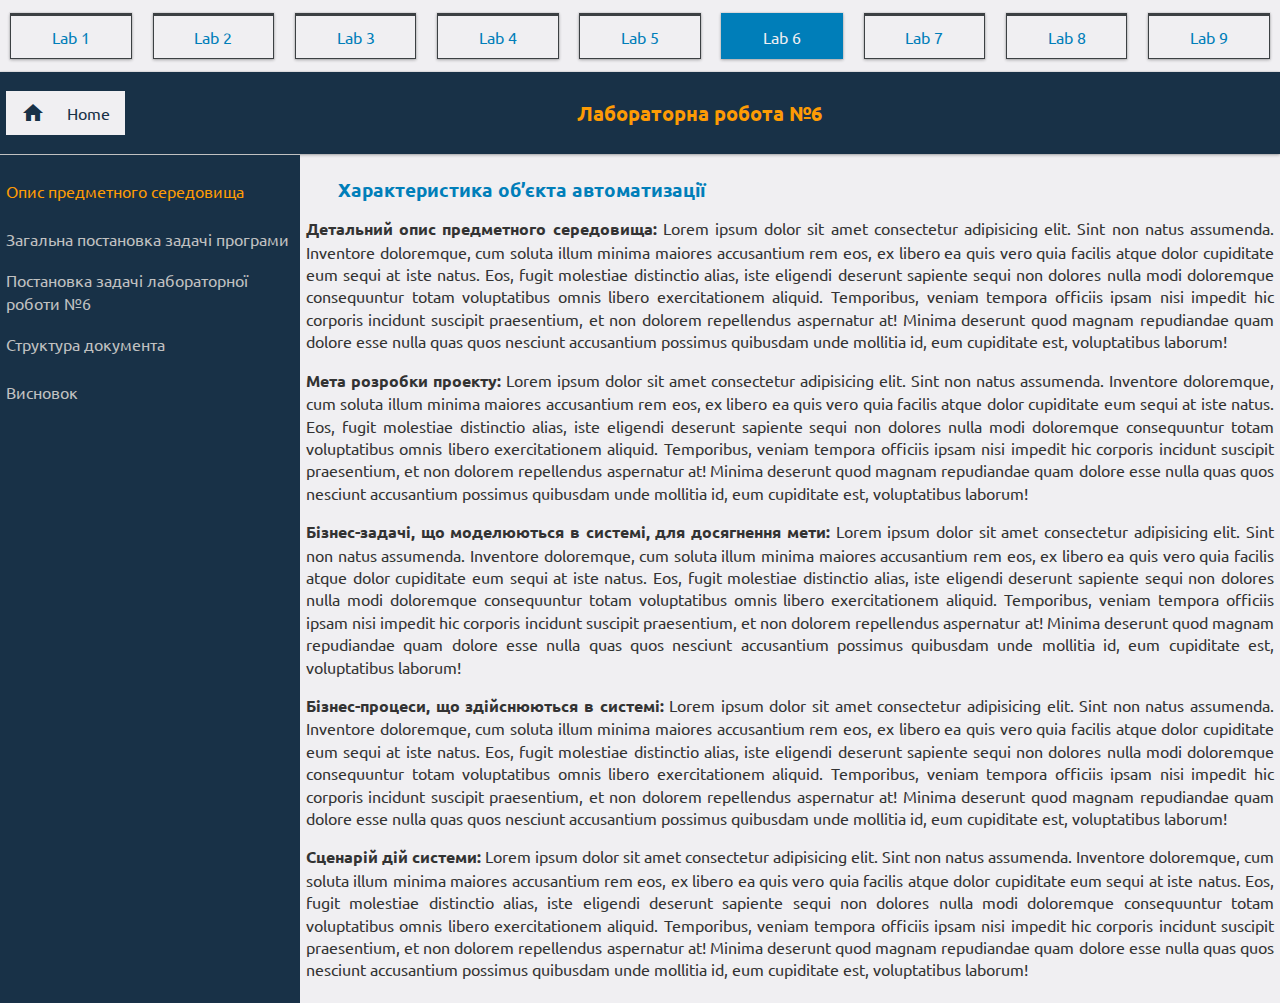
<file: lab6.html>
<!DOCTYPE html>
<html lang="en">
<head>
    <meta charset="utf-8" />
    <meta name="viewport" content="width=device-width, initial-scale=1.0" />
    <title>IA-71, Lab 6</title>
    <link href="https://fonts.googleapis.com/icon?family=Material+Icons" rel="stylesheet" />
    <link rel="stylesheet" href="https://fonts.googleapis.com/css?family=Ubuntu">
    <link href="style.css" rel="stylesheet"/>
    <link href="root.css" rel="stylesheet"/>
    <script src="script.js"></script>
</head>
<body>
    <div class="wrapper">
        <div class="labs-list flex horizontal-alignment">
            <a class="lab-item shadow" href="lab1.html">Lab 1</a>
            <a class="lab-item shadow" href="lab2.html">Lab 2</a>
            <a class="lab-item shadow" href="lab3.html">Lab 3</a>
            <a class="lab-item shadow" href="lab4.html">Lab 4</a>
            <a class="lab-item shadow" href="lab5.html">Lab 5</a>
            <a class="lab-item shadow active" href="lab6.html">Lab 6</a>
            <a class="lab-item shadow" href="lab7.html">Lab 7</a>
            <a class="lab-item shadow" href="lab8.html">Lab 8</a>
            <a class="lab-item shadow" href="lab9.html">Lab 9</a>
        </div>

        <div class="labs-list-hidden-wrapper flex vertical-alignment">
            <span class="flex">Лабораторні роботи
                <i class="material-icons expand flex" id="expand" onclick="arrowList()">expand_more</i>
            </span>
    
            <div class="labs-list-hidden vertical-alignment" id="labs-list-hidden" style="display: none;">
                <a href="lab1.html">Лабораторна робота 1</a>
                <a href="lab2.html">Лабораторна робота 2</a>
                <a href="lab3.html">Лабораторна робота 3</a>
                <a href="lab4.html">Лабораторна робота 4</a>
                <a href="lab5.html">Лабораторна робота 5</a>
                <a href="lab6.html" class="title">Лабораторна робота 6</a>
                <a href="lab7.html">Лабораторна робота 7</a>
                <a href="lab8.html">Лабораторна робота 8</a>
                <a href="lab9.html">Лабораторна робота 9</a>
            </div>
        </div>    

        <div class="header horizontal-alignment vertical-alignment flex shadow">
            <a class="lab-item flex horizontal-alignment center space-between no-border home" href="index.html">
                <i class="material-icons icon">home</i>Home
            </a>
            <h2 class="center title">Лабораторна робота №6</h2>
            <a class="flex horizontal-alignment center home-icon-link" href="index.html">
                <i class="material-icons">home</i>
            </a>
            <a class="flex horizontal-alignment center home-icon-link" id="burger-menu" onclick="showOrHideMenu()">
                <i class="material-icons" id="burger-menu-icon">menu</i>
            </a>
        </div>

        <div class="main">
            <div id="menu">
                <a class="menu-item flex active-link" onclick="ChangeTab(this, '1')">Опис предметного середовища</a>
                <a class="menu-item flex" onclick="ChangeTab(this, '2')">Загальна постановка задачі програми</a>
                <a class="menu-item flex" onclick="ChangeTab(this, '3')">Постановка задачі лабораторної роботи №6</a>
                <a class="menu-item flex" onclick="ChangeTab(this, '4')">Структура документа</a>
                <a class="menu-item flex" onclick="ChangeTab(this, '5')">Висновок</a>
            </div>
    
            <div id="content">
                <div id="1" class="active-item">
                    <h3 class="title">Характеристика об’єкта автоматизації</h3>

                    <p>
                        <span class="title">Детальний опис предметного середовища: </span>
                        Lorem ipsum dolor sit amet consectetur adipisicing elit. Sint non natus assumenda. 
                        Inventore doloremque, cum soluta illum minima maiores accusantium rem eos, ex libero ea 
                        quis vero quia facilis atque dolor cupiditate eum sequi at iste natus. Eos, fugit molestiae 
                        distinctio alias, iste eligendi deserunt sapiente sequi non dolores nulla modi doloremque 
                        consequuntur totam voluptatibus omnis libero exercitationem aliquid. Temporibus, veniam tempora 
                        officiis ipsam nisi impedit hic corporis incidunt suscipit praesentium, et non dolorem repellendus
                        aspernatur at! Minima deserunt quod magnam repudiandae quam dolore esse nulla quas quos nesciunt
                        accusantium possimus quibusdam unde mollitia id, eum cupiditate est, voluptatibus laborum!
                    </p>

                    <p>
                        <span class="title">Мета розробки проекту: </span>
                        Lorem ipsum dolor sit amet consectetur adipisicing elit. Sint non natus assumenda. 
                        Inventore doloremque, cum soluta illum minima maiores accusantium rem eos, ex libero ea 
                        quis vero quia facilis atque dolor cupiditate eum sequi at iste natus. Eos, fugit molestiae 
                        distinctio alias, iste eligendi deserunt sapiente sequi non dolores nulla modi doloremque 
                        consequuntur totam voluptatibus omnis libero exercitationem aliquid. Temporibus, veniam tempora 
                        officiis ipsam nisi impedit hic corporis incidunt suscipit praesentium, et non dolorem repellendus
                        aspernatur at! Minima deserunt quod magnam repudiandae quam dolore esse nulla quas quos nesciunt
                        accusantium possimus quibusdam unde mollitia id, eum cupiditate est, voluptatibus laborum!
                    </p>

                    <p>
                        <span class="title">Бізнес-задачі, що моделюються в системі, для досягнення мети: </span>
                        Lorem ipsum dolor sit amet consectetur adipisicing elit. Sint non natus assumenda. 
                        Inventore doloremque, cum soluta illum minima maiores accusantium rem eos, ex libero ea 
                        quis vero quia facilis atque dolor cupiditate eum sequi at iste natus. Eos, fugit molestiae 
                        distinctio alias, iste eligendi deserunt sapiente sequi non dolores nulla modi doloremque 
                        consequuntur totam voluptatibus omnis libero exercitationem aliquid. Temporibus, veniam tempora 
                        officiis ipsam nisi impedit hic corporis incidunt suscipit praesentium, et non dolorem repellendus
                        aspernatur at! Minima deserunt quod magnam repudiandae quam dolore esse nulla quas quos nesciunt
                        accusantium possimus quibusdam unde mollitia id, eum cupiditate est, voluptatibus laborum!
                    </p>

                    <p>
                        <span class="title">Бізнес-процеси, що здійснюються в системі: </span>
                        Lorem ipsum dolor sit amet consectetur adipisicing elit. Sint non natus assumenda. 
                        Inventore doloremque, cum soluta illum minima maiores accusantium rem eos, ex libero ea 
                        quis vero quia facilis atque dolor cupiditate eum sequi at iste natus. Eos, fugit molestiae 
                        distinctio alias, iste eligendi deserunt sapiente sequi non dolores nulla modi doloremque 
                        consequuntur totam voluptatibus omnis libero exercitationem aliquid. Temporibus, veniam tempora 
                        officiis ipsam nisi impedit hic corporis incidunt suscipit praesentium, et non dolorem repellendus
                        aspernatur at! Minima deserunt quod magnam repudiandae quam dolore esse nulla quas quos nesciunt
                        accusantium possimus quibusdam unde mollitia id, eum cupiditate est, voluptatibus laborum!
                    </p>

                    <p>
                        <span class="title">Сценарій дій системи: </span>
                        Lorem ipsum dolor sit amet consectetur adipisicing elit. Sint non natus assumenda. 
                        Inventore doloremque, cum soluta illum minima maiores accusantium rem eos, ex libero ea 
                        quis vero quia facilis atque dolor cupiditate eum sequi at iste natus. Eos, fugit molestiae 
                        distinctio alias, iste eligendi deserunt sapiente sequi non dolores nulla modi doloremque 
                        consequuntur totam voluptatibus omnis libero exercitationem aliquid. Temporibus, veniam tempora 
                        officiis ipsam nisi impedit hic corporis incidunt suscipit praesentium, et non dolorem repellendus
                        aspernatur at! Minima deserunt quod magnam repudiandae quam dolore esse nulla quas quos nesciunt
                        accusantium possimus quibusdam unde mollitia id, eum cupiditate est, voluptatibus laborum!
                    </p>
                </div>
                <div id="2" class="item">
                    <h3 class="title">Об’єктно-орієнтована декомпозиція предметного середовища</h3>

                    <p>
                        <span class="title">Лексичний та семантичний аналіз опису об’єкту управління: </span>
                        Lorem ipsum dolor sit amet consectetur adipisicing elit. Sint non natus assumenda. 
                        Inventore doloremque, cum soluta illum minima maiores accusantium rem eos, ex libero ea 
                        quis vero quia facilis atque dolor cupiditate eum sequi at iste natus. Eos, fugit molestiae 
                        distinctio alias, iste eligendi deserunt sapiente sequi non dolores nulla modi doloremque 
                        consequuntur totam voluptatibus omnis libero exercitationem aliquid. Temporibus, veniam tempora 
                        officiis ipsam nisi impedit hic corporis incidunt suscipit praesentium, et non dolorem repellendus
                        aspernatur at! Minima deserunt quod magnam repudiandae quam dolore esse nulla quas quos nesciunt
                        accusantium possimus quibusdam unde mollitia id, eum cupiditate est, voluptatibus laborum!
                    </p>
                    
                    <p>
                        <span class="title">Об’єктно-орієнтовна декомпозиція предметного середовища: </span>
                        Lorem ipsum dolor sit amet consectetur adipisicing elit. Sint non natus assumenda. 
                        Inventore doloremque, cum soluta illum minima maiores accusantium rem eos, ex libero ea 
                        quis vero quia facilis atque dolor cupiditate eum sequi at iste natus. Eos, fugit molestiae 
                        distinctio alias, iste eligendi deserunt sapiente sequi non dolores nulla modi doloremque 
                        consequuntur totam voluptatibus omnis libero exercitationem aliquid. Temporibus, veniam tempora 
                        officiis ipsam nisi impedit hic corporis incidunt suscipit praesentium, et non dolorem repellendus
                        aspernatur at! Minima deserunt quod magnam repudiandae quam dolore esse nulla quas quos nesciunt
                        accusantium possimus quibusdam unde mollitia id, eum cupiditate est, voluptatibus laborum!
                    </p>
                    
                    <p>
                        <span class="title">Функціональні вимоги замовника: </span>
                        Lorem ipsum dolor sit amet consectetur adipisicing elit. Sint non natus assumenda. 
                        Inventore doloremque, cum soluta illum minima maiores accusantium rem eos, ex libero ea 
                        quis vero quia facilis atque dolor cupiditate eum sequi at iste natus. Eos, fugit molestiae 
                        distinctio alias, iste eligendi deserunt sapiente sequi non dolores nulla modi doloremque 
                        consequuntur totam voluptatibus omnis libero exercitationem aliquid. Temporibus, veniam tempora 
                        officiis ipsam nisi impedit hic corporis incidunt suscipit praesentium, et non dolorem repellendus
                        aspernatur at! Minima deserunt quod magnam repudiandae quam dolore esse nulla quas quos nesciunt
                        accusantium possimus quibusdam unde mollitia id, eum cupiditate est, voluptatibus laborum!
                    </p>
                </div>
                <div id="3" class="item">
                    <h3 class="title">Проектування ПЗ</h3>
                    
                    <p>
                        <span class="title">Проектування структури ПЗ: </span>
                        Lorem ipsum dolor sit amet consectetur adipisicing elit. Sint non natus assumenda. 
                        Inventore doloremque, cum soluta illum minima maiores accusantium rem eos, ex libero ea 
                        quis vero quia facilis atque dolor cupiditate eum sequi at iste natus. Eos, fugit molestiae 
                        distinctio alias, iste eligendi deserunt sapiente sequi non dolores nulla modi doloremque 
                        consequuntur totam voluptatibus omnis libero exercitationem aliquid. Temporibus, veniam tempora 
                        officiis ipsam nisi impedit hic corporis incidunt suscipit praesentium, et non dolorem repellendus
                        aspernatur at! Minima deserunt quod magnam repudiandae quam dolore esse nulla quas quos nesciunt
                        accusantium possimus quibusdam unde mollitia id, eum cupiditate est, voluptatibus laborum!
                    </p>
                </div>
                <div id="4" class="item">
                    <h3 class="title">Кодування (програмування)</h3>
                    
                    <p>
                        <span class="title">Файлова структура проекту: </span>
                        Lorem ipsum dolor sit amet consectetur adipisicing elit. Sint non natus assumenda. 
                        Inventore doloremque, cum soluta illum minima maiores accusantium rem eos, ex libero ea 
                        quis vero quia facilis atque dolor cupiditate eum sequi at iste natus. Eos, fugit molestiae 
                        distinctio alias, iste eligendi deserunt sapiente sequi non dolores nulla modi doloremque 
                        consequuntur totam voluptatibus omnis libero exercitationem aliquid. Temporibus, veniam tempora 
                        officiis ipsam nisi impedit hic corporis incidunt suscipit praesentium, et non dolorem repellendus
                        aspernatur at! Minima deserunt quod magnam repudiandae quam dolore esse nulla quas quos nesciunt
                        accusantium possimus quibusdam unde mollitia id, eum cupiditate est, voluptatibus laborum!
                    </p>
                    
                    <p>
                        <span class="title">Специфікації методів: </span>
                        Lorem ipsum dolor sit amet consectetur adipisicing elit. Sint non natus assumenda. 
                        Inventore doloremque, cum soluta illum minima maiores accusantium rem eos, ex libero ea 
                        quis vero quia facilis atque dolor cupiditate eum sequi at iste natus. Eos, fugit molestiae 
                        distinctio alias, iste eligendi deserunt sapiente sequi non dolores nulla modi doloremque 
                        consequuntur totam voluptatibus omnis libero exercitationem aliquid. Temporibus, veniam tempora 
                        officiis ipsam nisi impedit hic corporis incidunt suscipit praesentium, et non dolorem repellendus
                        aspernatur at! Minima deserunt quod magnam repudiandae quam dolore esse nulla quas quos nesciunt
                        accusantium possimus quibusdam unde mollitia id, eum cupiditate est, voluptatibus laborum!
                    </p>
                </div>
                <div id="5" class="item">
                    <h3 class="title">Впровадження та супроводження ПЗ</h3>

                    <p>
                        <a href="https://github.com/Artemissio/RailwayTicketsSalesManagement" class="title">
                            Посилання на репозиторій проекту
                        </a>
                    </p>
                </div>
            </div>
        </div>
    </div>
</body>
</html>
</file>
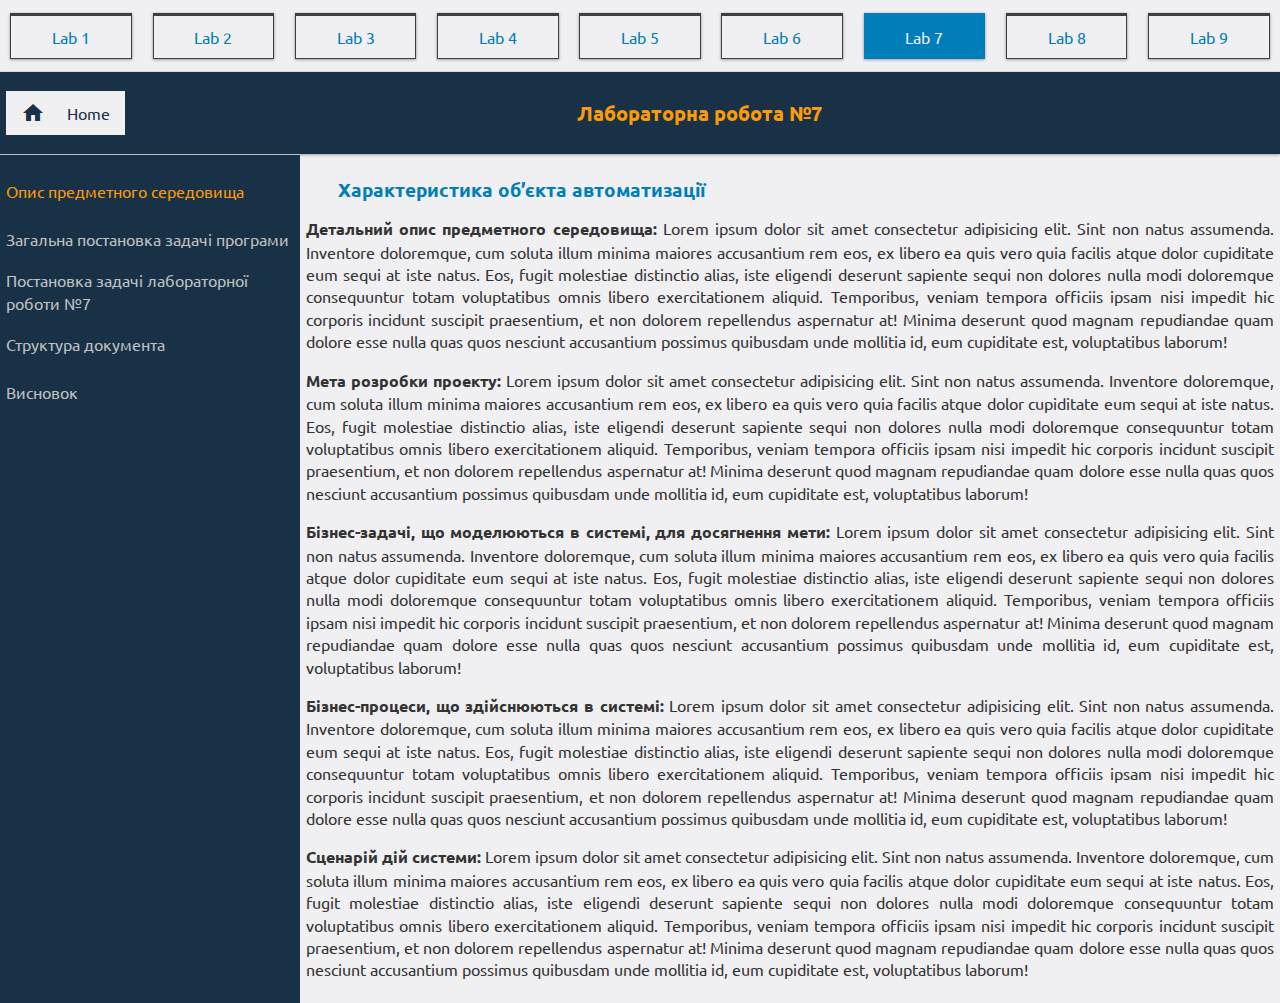
<file: lab7.html>
<!DOCTYPE html>
<html lang="en">
<head>
    <meta charset="utf-8" />
    <meta name="viewport" content="width=device-width, initial-scale=1.0" />
    <title>IA-71, Lab 7</title>
    <link href="https://fonts.googleapis.com/icon?family=Material+Icons" rel="stylesheet" />
    <link rel="stylesheet" href="https://fonts.googleapis.com/css?family=Ubuntu">
    <link href="style.css" rel="stylesheet"/>
    <link href="root.css" rel="stylesheet"/>
    <script src="script.js"></script>
</head>
<body>
    <div class="wrapper">
        <div class="labs-list flex horizontal-alignment">
            <a class="lab-item shadow" href="lab1.html">Lab 1</a>
            <a class="lab-item shadow" href="lab2.html">Lab 2</a>
            <a class="lab-item shadow" href="lab3.html">Lab 3</a>
            <a class="lab-item shadow" href="lab4.html">Lab 4</a>
            <a class="lab-item shadow" href="lab5.html">Lab 5</a>
            <a class="lab-item shadow" href="lab6.html">Lab 6</a>
            <a class="lab-item shadow active" href="lab7.html">Lab 7</a>
            <a class="lab-item shadow" href="lab8.html">Lab 8</a>
            <a class="lab-item shadow" href="lab9.html">Lab 9</a>
        </div>

        <div class="labs-list-hidden-wrapper flex vertical-alignment">
            <span class="flex">Лабораторні роботи
                <i class="material-icons expand flex" id="expand" onclick="arrowList()">expand_more</i>
            </span>
    
            <div class="labs-list-hidden vertical-alignment" id="labs-list-hidden" style="display: none;">
                <a href="lab1.html">Лабораторна робота 1</a>
                <a href="lab2.html">Лабораторна робота 2</a>
                <a href="lab3.html">Лабораторна робота 3</a>
                <a href="lab4.html">Лабораторна робота 4</a>
                <a href="lab5.html">Лабораторна робота 5</a>
                <a href="lab6.html">Лабораторна робота 6</a>
                <a href="lab7.html" class="title">Лабораторна робота 7</a>
                <a href="lab8.html">Лабораторна робота 8</a>
                <a href="lab9.html">Лабораторна робота 9</a>
            </div>
        </div>    

        <div class="header horizontal-alignment vertical-alignment flex shadow">
            <a class="lab-item flex horizontal-alignment center space-between no-border home" href="index.html">
                <i class="material-icons icon">home</i>Home
            </a>
            <h2 class="center title">Лабораторна робота №7</h2>
            <a class="flex horizontal-alignment center home-icon-link" href="index.html">
                <i class="material-icons">home</i>
            </a>
            <a class="flex horizontal-alignment center home-icon-link" id="burger-menu" onclick="showOrHideMenu()">
                <i class="material-icons" id="burger-menu-icon">menu</i>
            </a>
        </div>

        <div class="main">
            <div id="menu">
                <a class="menu-item flex active-link" onclick="ChangeTab(this, '1')">Опис предметного середовища</a>
                <a class="menu-item flex" onclick="ChangeTab(this, '2')">Загальна постановка задачі програми</a>
                <a class="menu-item flex" onclick="ChangeTab(this, '3')">Постановка задачі лабораторної роботи №7</a>
                <a class="menu-item flex" onclick="ChangeTab(this, '4')">Структура документа</a>
                <a class="menu-item flex" onclick="ChangeTab(this, '5')">Висновок</a>
            </div>
    
            <div id="content">
                <div id="1" class="active-item">
                    <h3 class="title">Характеристика об’єкта автоматизації</h3>

                    <p>
                        <span class="title">Детальний опис предметного середовища: </span>
                        Lorem ipsum dolor sit amet consectetur adipisicing elit. Sint non natus assumenda. 
                        Inventore doloremque, cum soluta illum minima maiores accusantium rem eos, ex libero ea 
                        quis vero quia facilis atque dolor cupiditate eum sequi at iste natus. Eos, fugit molestiae 
                        distinctio alias, iste eligendi deserunt sapiente sequi non dolores nulla modi doloremque 
                        consequuntur totam voluptatibus omnis libero exercitationem aliquid. Temporibus, veniam tempora 
                        officiis ipsam nisi impedit hic corporis incidunt suscipit praesentium, et non dolorem repellendus
                        aspernatur at! Minima deserunt quod magnam repudiandae quam dolore esse nulla quas quos nesciunt
                        accusantium possimus quibusdam unde mollitia id, eum cupiditate est, voluptatibus laborum!
                    </p>

                    <p>
                        <span class="title">Мета розробки проекту: </span>
                        Lorem ipsum dolor sit amet consectetur adipisicing elit. Sint non natus assumenda. 
                        Inventore doloremque, cum soluta illum minima maiores accusantium rem eos, ex libero ea 
                        quis vero quia facilis atque dolor cupiditate eum sequi at iste natus. Eos, fugit molestiae 
                        distinctio alias, iste eligendi deserunt sapiente sequi non dolores nulla modi doloremque 
                        consequuntur totam voluptatibus omnis libero exercitationem aliquid. Temporibus, veniam tempora 
                        officiis ipsam nisi impedit hic corporis incidunt suscipit praesentium, et non dolorem repellendus
                        aspernatur at! Minima deserunt quod magnam repudiandae quam dolore esse nulla quas quos nesciunt
                        accusantium possimus quibusdam unde mollitia id, eum cupiditate est, voluptatibus laborum!
                    </p>

                    <p>
                        <span class="title">Бізнес-задачі, що моделюються в системі, для досягнення мети: </span>
                        Lorem ipsum dolor sit amet consectetur adipisicing elit. Sint non natus assumenda. 
                        Inventore doloremque, cum soluta illum minima maiores accusantium rem eos, ex libero ea 
                        quis vero quia facilis atque dolor cupiditate eum sequi at iste natus. Eos, fugit molestiae 
                        distinctio alias, iste eligendi deserunt sapiente sequi non dolores nulla modi doloremque 
                        consequuntur totam voluptatibus omnis libero exercitationem aliquid. Temporibus, veniam tempora 
                        officiis ipsam nisi impedit hic corporis incidunt suscipit praesentium, et non dolorem repellendus
                        aspernatur at! Minima deserunt quod magnam repudiandae quam dolore esse nulla quas quos nesciunt
                        accusantium possimus quibusdam unde mollitia id, eum cupiditate est, voluptatibus laborum!
                    </p>

                    <p>
                        <span class="title">Бізнес-процеси, що здійснюються в системі: </span>
                        Lorem ipsum dolor sit amet consectetur adipisicing elit. Sint non natus assumenda. 
                        Inventore doloremque, cum soluta illum minima maiores accusantium rem eos, ex libero ea 
                        quis vero quia facilis atque dolor cupiditate eum sequi at iste natus. Eos, fugit molestiae 
                        distinctio alias, iste eligendi deserunt sapiente sequi non dolores nulla modi doloremque 
                        consequuntur totam voluptatibus omnis libero exercitationem aliquid. Temporibus, veniam tempora 
                        officiis ipsam nisi impedit hic corporis incidunt suscipit praesentium, et non dolorem repellendus
                        aspernatur at! Minima deserunt quod magnam repudiandae quam dolore esse nulla quas quos nesciunt
                        accusantium possimus quibusdam unde mollitia id, eum cupiditate est, voluptatibus laborum!
                    </p>

                    <p>
                        <span class="title">Сценарій дій системи: </span>
                        Lorem ipsum dolor sit amet consectetur adipisicing elit. Sint non natus assumenda. 
                        Inventore doloremque, cum soluta illum minima maiores accusantium rem eos, ex libero ea 
                        quis vero quia facilis atque dolor cupiditate eum sequi at iste natus. Eos, fugit molestiae 
                        distinctio alias, iste eligendi deserunt sapiente sequi non dolores nulla modi doloremque 
                        consequuntur totam voluptatibus omnis libero exercitationem aliquid. Temporibus, veniam tempora 
                        officiis ipsam nisi impedit hic corporis incidunt suscipit praesentium, et non dolorem repellendus
                        aspernatur at! Minima deserunt quod magnam repudiandae quam dolore esse nulla quas quos nesciunt
                        accusantium possimus quibusdam unde mollitia id, eum cupiditate est, voluptatibus laborum!
                    </p>
                </div>
                <div id="2" class="item">
                    <h3 class="title">Об’єктно-орієнтована декомпозиція предметного середовища</h3>

                    <p>
                        <span class="title">Лексичний та семантичний аналіз опису об’єкту управління: </span>
                        Lorem ipsum dolor sit amet consectetur adipisicing elit. Sint non natus assumenda. 
                        Inventore doloremque, cum soluta illum minima maiores accusantium rem eos, ex libero ea 
                        quis vero quia facilis atque dolor cupiditate eum sequi at iste natus. Eos, fugit molestiae 
                        distinctio alias, iste eligendi deserunt sapiente sequi non dolores nulla modi doloremque 
                        consequuntur totam voluptatibus omnis libero exercitationem aliquid. Temporibus, veniam tempora 
                        officiis ipsam nisi impedit hic corporis incidunt suscipit praesentium, et non dolorem repellendus
                        aspernatur at! Minima deserunt quod magnam repudiandae quam dolore esse nulla quas quos nesciunt
                        accusantium possimus quibusdam unde mollitia id, eum cupiditate est, voluptatibus laborum!
                    </p>
                    
                    <p>
                        <span class="title">Об’єктно-орієнтовна декомпозиція предметного середовища: </span>
                        Lorem ipsum dolor sit amet consectetur adipisicing elit. Sint non natus assumenda. 
                        Inventore doloremque, cum soluta illum minima maiores accusantium rem eos, ex libero ea 
                        quis vero quia facilis atque dolor cupiditate eum sequi at iste natus. Eos, fugit molestiae 
                        distinctio alias, iste eligendi deserunt sapiente sequi non dolores nulla modi doloremque 
                        consequuntur totam voluptatibus omnis libero exercitationem aliquid. Temporibus, veniam tempora 
                        officiis ipsam nisi impedit hic corporis incidunt suscipit praesentium, et non dolorem repellendus
                        aspernatur at! Minima deserunt quod magnam repudiandae quam dolore esse nulla quas quos nesciunt
                        accusantium possimus quibusdam unde mollitia id, eum cupiditate est, voluptatibus laborum!
                    </p>
                    
                    <p>
                        <span class="title">Функціональні вимоги замовника: </span>
                        Lorem ipsum dolor sit amet consectetur adipisicing elit. Sint non natus assumenda. 
                        Inventore doloremque, cum soluta illum minima maiores accusantium rem eos, ex libero ea 
                        quis vero quia facilis atque dolor cupiditate eum sequi at iste natus. Eos, fugit molestiae 
                        distinctio alias, iste eligendi deserunt sapiente sequi non dolores nulla modi doloremque 
                        consequuntur totam voluptatibus omnis libero exercitationem aliquid. Temporibus, veniam tempora 
                        officiis ipsam nisi impedit hic corporis incidunt suscipit praesentium, et non dolorem repellendus
                        aspernatur at! Minima deserunt quod magnam repudiandae quam dolore esse nulla quas quos nesciunt
                        accusantium possimus quibusdam unde mollitia id, eum cupiditate est, voluptatibus laborum!
                    </p>
                </div>
                <div id="3" class="item">
                    <h3 class="title">Проектування ПЗ</h3>
                    
                    <p>
                        <span class="title">Проектування структури ПЗ: </span>
                        Lorem ipsum dolor sit amet consectetur adipisicing elit. Sint non natus assumenda. 
                        Inventore doloremque, cum soluta illum minima maiores accusantium rem eos, ex libero ea 
                        quis vero quia facilis atque dolor cupiditate eum sequi at iste natus. Eos, fugit molestiae 
                        distinctio alias, iste eligendi deserunt sapiente sequi non dolores nulla modi doloremque 
                        consequuntur totam voluptatibus omnis libero exercitationem aliquid. Temporibus, veniam tempora 
                        officiis ipsam nisi impedit hic corporis incidunt suscipit praesentium, et non dolorem repellendus
                        aspernatur at! Minima deserunt quod magnam repudiandae quam dolore esse nulla quas quos nesciunt
                        accusantium possimus quibusdam unde mollitia id, eum cupiditate est, voluptatibus laborum!
                    </p>
                </div>
                <div id="4" class="item">
                    <h3 class="title">Кодування (програмування)</h3>
                    
                    <p>
                        <span class="title">Файлова структура проекту: </span>
                        Lorem ipsum dolor sit amet consectetur adipisicing elit. Sint non natus assumenda. 
                        Inventore doloremque, cum soluta illum minima maiores accusantium rem eos, ex libero ea 
                        quis vero quia facilis atque dolor cupiditate eum sequi at iste natus. Eos, fugit molestiae 
                        distinctio alias, iste eligendi deserunt sapiente sequi non dolores nulla modi doloremque 
                        consequuntur totam voluptatibus omnis libero exercitationem aliquid. Temporibus, veniam tempora 
                        officiis ipsam nisi impedit hic corporis incidunt suscipit praesentium, et non dolorem repellendus
                        aspernatur at! Minima deserunt quod magnam repudiandae quam dolore esse nulla quas quos nesciunt
                        accusantium possimus quibusdam unde mollitia id, eum cupiditate est, voluptatibus laborum!
                    </p>
                    
                    <p>
                        <span class="title">Специфікації методів: </span>
                        Lorem ipsum dolor sit amet consectetur adipisicing elit. Sint non natus assumenda. 
                        Inventore doloremque, cum soluta illum minima maiores accusantium rem eos, ex libero ea 
                        quis vero quia facilis atque dolor cupiditate eum sequi at iste natus. Eos, fugit molestiae 
                        distinctio alias, iste eligendi deserunt sapiente sequi non dolores nulla modi doloremque 
                        consequuntur totam voluptatibus omnis libero exercitationem aliquid. Temporibus, veniam tempora 
                        officiis ipsam nisi impedit hic corporis incidunt suscipit praesentium, et non dolorem repellendus
                        aspernatur at! Minima deserunt quod magnam repudiandae quam dolore esse nulla quas quos nesciunt
                        accusantium possimus quibusdam unde mollitia id, eum cupiditate est, voluptatibus laborum!
                    </p>
                </div>
                <div id="5" class="item">
                    <h3 class="title">Впровадження та супроводження ПЗ</h3>

                    <p>
                        <a href="https://github.com/Artemissio/RailwayTicketsSalesManagement" class="title">
                            Посилання на репозиторій проекту
                        </a>
                    </p>
                </div>
            </div>
        </div>
    </div>
</body>
</html>
</file>
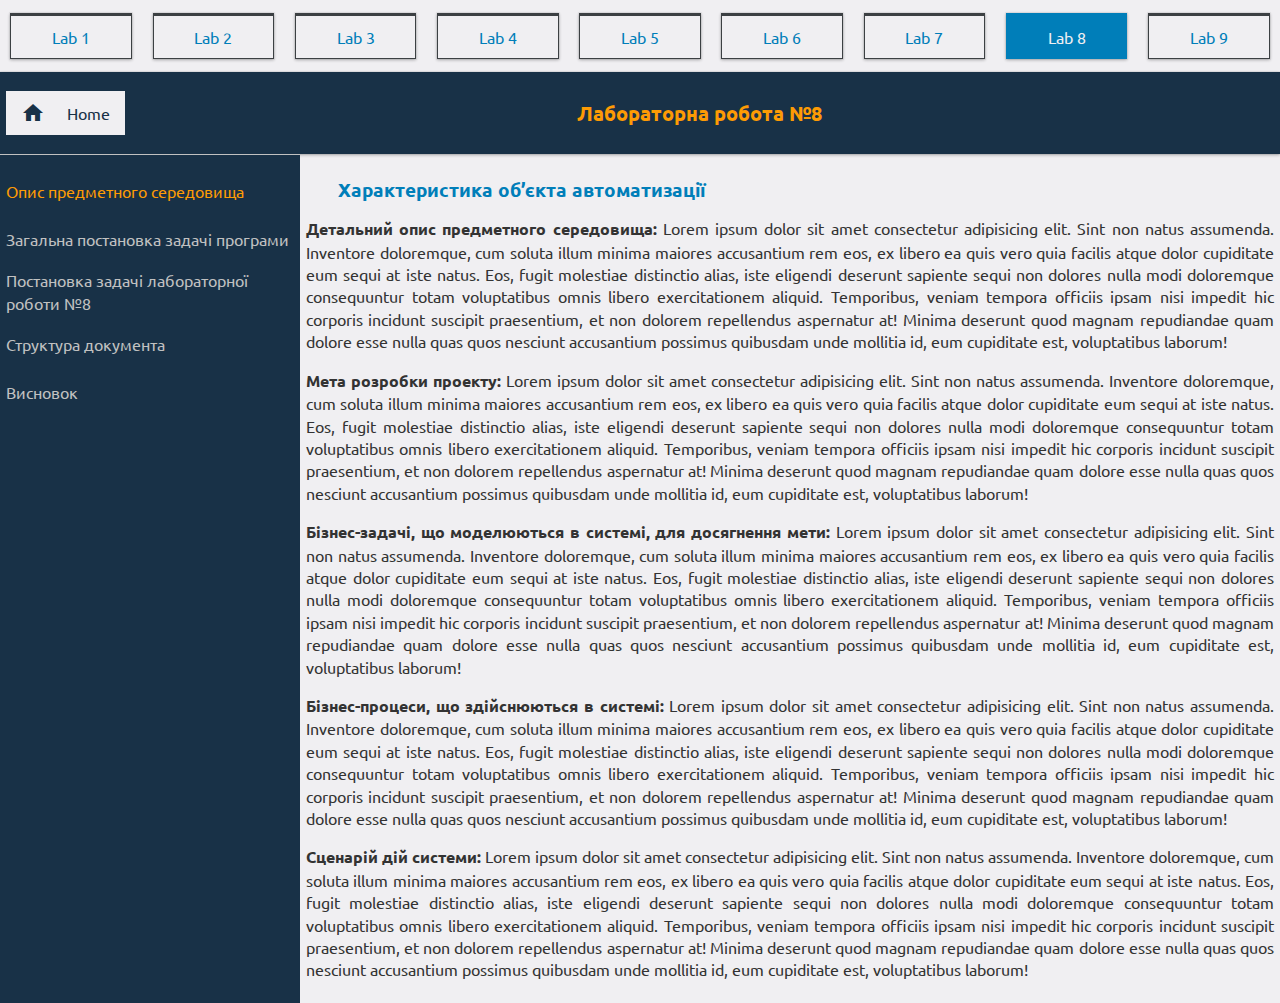
<file: lab8.html>
<!DOCTYPE html>
<html lang="en">
<head>
    <meta charset="utf-8" />
    <meta name="viewport" content="width=device-width, initial-scale=1.0" />
    <title>IA-71, Lab 8</title>
    <link href="https://fonts.googleapis.com/icon?family=Material+Icons" rel="stylesheet" />
    <link rel="stylesheet" href="https://fonts.googleapis.com/css?family=Ubuntu">
    <link href="style.css" rel="stylesheet"/>
    <link href="root.css" rel="stylesheet"/>
    <script src="script.js"></script>
</head>
<body>
    <div class="wrapper">
        <div class="labs-list flex horizontal-alignment">
            <a class="lab-item shadow" href="lab1.html">Lab 1</a>
            <a class="lab-item shadow" href="lab2.html">Lab 2</a>
            <a class="lab-item shadow" href="lab3.html">Lab 3</a>
            <a class="lab-item shadow" href="lab4.html">Lab 4</a>
            <a class="lab-item shadow" href="lab5.html">Lab 5</a>
            <a class="lab-item shadow" href="lab6.html">Lab 6</a>
            <a class="lab-item shadow" href="lab7.html">Lab 7</a>
            <a class="lab-item shadow active" href="lab8.html">Lab 8</a>
            <a class="lab-item shadow" href="lab9.html">Lab 9</a>
        </div>

        <div class="labs-list-hidden-wrapper flex vertical-alignment">
            <span class="flex">Лабораторні роботи
                <i class="material-icons expand flex" id="expand" onclick="arrowList()">expand_more</i>
            </span>
    
            <div class="labs-list-hidden vertical-alignment" id="labs-list-hidden" style="display: none;">
                <a href="lab1.html">Лабораторна робота 1</a>
                <a href="lab2.html">Лабораторна робота 2</a>
                <a href="lab3.html">Лабораторна робота 3</a>
                <a href="lab4.html">Лабораторна робота 4</a>
                <a href="lab5.html">Лабораторна робота 5</a>
                <a href="lab6.html">Лабораторна робота 6</a>
                <a href="lab7.html">Лабораторна робота 7</a>
                <a href="lab8.html" class="title">Лабораторна робота 8</a>
                <a href="lab9.html">Лабораторна робота 9</a>
            </div>
        </div>    

        <div class="header horizontal-alignment vertical-alignment flex shadow">
            <a class="lab-item flex horizontal-alignment center space-between no-border home" href="index.html">
                <i class="material-icons icon">home</i>Home
            </a>
            <h2 class="center title">Лабораторна робота №8</h2>
            <a class="flex horizontal-alignment center home-icon-link" href="index.html">
                <i class="material-icons">home</i>
            </a>
            <a class="flex horizontal-alignment center home-icon-link" id="burger-menu" onclick="showOrHideMenu()">
                <i class="material-icons" id="burger-menu-icon">menu</i>
            </a>
        </div>

        <div class="main">
            <div id="menu">
                <a class="menu-item flex active-link" onclick="ChangeTab(this, '1')">Опис предметного середовища</a>
                <a class="menu-item flex" onclick="ChangeTab(this, '2')">Загальна постановка задачі програми</a>
                <a class="menu-item flex" onclick="ChangeTab(this, '3')">Постановка задачі лабораторної роботи №8</a>
                <a class="menu-item flex" onclick="ChangeTab(this, '4')">Структура документа</a>
                <a class="menu-item flex" onclick="ChangeTab(this, '5')">Висновок</a>
            </div>
    
            <div id="content">
                <div id="1" class="active-item">
                    <h3 class="title">Характеристика об’єкта автоматизації</h3>

                    <p>
                        <span class="title">Детальний опис предметного середовища: </span>
                        Lorem ipsum dolor sit amet consectetur adipisicing elit. Sint non natus assumenda. 
                        Inventore doloremque, cum soluta illum minima maiores accusantium rem eos, ex libero ea 
                        quis vero quia facilis atque dolor cupiditate eum sequi at iste natus. Eos, fugit molestiae 
                        distinctio alias, iste eligendi deserunt sapiente sequi non dolores nulla modi doloremque 
                        consequuntur totam voluptatibus omnis libero exercitationem aliquid. Temporibus, veniam tempora 
                        officiis ipsam nisi impedit hic corporis incidunt suscipit praesentium, et non dolorem repellendus
                        aspernatur at! Minima deserunt quod magnam repudiandae quam dolore esse nulla quas quos nesciunt
                        accusantium possimus quibusdam unde mollitia id, eum cupiditate est, voluptatibus laborum!
                    </p>

                    <p>
                        <span class="title">Мета розробки проекту: </span>
                        Lorem ipsum dolor sit amet consectetur adipisicing elit. Sint non natus assumenda. 
                        Inventore doloremque, cum soluta illum minima maiores accusantium rem eos, ex libero ea 
                        quis vero quia facilis atque dolor cupiditate eum sequi at iste natus. Eos, fugit molestiae 
                        distinctio alias, iste eligendi deserunt sapiente sequi non dolores nulla modi doloremque 
                        consequuntur totam voluptatibus omnis libero exercitationem aliquid. Temporibus, veniam tempora 
                        officiis ipsam nisi impedit hic corporis incidunt suscipit praesentium, et non dolorem repellendus
                        aspernatur at! Minima deserunt quod magnam repudiandae quam dolore esse nulla quas quos nesciunt
                        accusantium possimus quibusdam unde mollitia id, eum cupiditate est, voluptatibus laborum!
                    </p>

                    <p>
                        <span class="title">Бізнес-задачі, що моделюються в системі, для досягнення мети: </span>
                        Lorem ipsum dolor sit amet consectetur adipisicing elit. Sint non natus assumenda. 
                        Inventore doloremque, cum soluta illum minima maiores accusantium rem eos, ex libero ea 
                        quis vero quia facilis atque dolor cupiditate eum sequi at iste natus. Eos, fugit molestiae 
                        distinctio alias, iste eligendi deserunt sapiente sequi non dolores nulla modi doloremque 
                        consequuntur totam voluptatibus omnis libero exercitationem aliquid. Temporibus, veniam tempora 
                        officiis ipsam nisi impedit hic corporis incidunt suscipit praesentium, et non dolorem repellendus
                        aspernatur at! Minima deserunt quod magnam repudiandae quam dolore esse nulla quas quos nesciunt
                        accusantium possimus quibusdam unde mollitia id, eum cupiditate est, voluptatibus laborum!
                    </p>

                    <p>
                        <span class="title">Бізнес-процеси, що здійснюються в системі: </span>
                        Lorem ipsum dolor sit amet consectetur adipisicing elit. Sint non natus assumenda. 
                        Inventore doloremque, cum soluta illum minima maiores accusantium rem eos, ex libero ea 
                        quis vero quia facilis atque dolor cupiditate eum sequi at iste natus. Eos, fugit molestiae 
                        distinctio alias, iste eligendi deserunt sapiente sequi non dolores nulla modi doloremque 
                        consequuntur totam voluptatibus omnis libero exercitationem aliquid. Temporibus, veniam tempora 
                        officiis ipsam nisi impedit hic corporis incidunt suscipit praesentium, et non dolorem repellendus
                        aspernatur at! Minima deserunt quod magnam repudiandae quam dolore esse nulla quas quos nesciunt
                        accusantium possimus quibusdam unde mollitia id, eum cupiditate est, voluptatibus laborum!
                    </p>

                    <p>
                        <span class="title">Сценарій дій системи: </span>
                        Lorem ipsum dolor sit amet consectetur adipisicing elit. Sint non natus assumenda. 
                        Inventore doloremque, cum soluta illum minima maiores accusantium rem eos, ex libero ea 
                        quis vero quia facilis atque dolor cupiditate eum sequi at iste natus. Eos, fugit molestiae 
                        distinctio alias, iste eligendi deserunt sapiente sequi non dolores nulla modi doloremque 
                        consequuntur totam voluptatibus omnis libero exercitationem aliquid. Temporibus, veniam tempora 
                        officiis ipsam nisi impedit hic corporis incidunt suscipit praesentium, et non dolorem repellendus
                        aspernatur at! Minima deserunt quod magnam repudiandae quam dolore esse nulla quas quos nesciunt
                        accusantium possimus quibusdam unde mollitia id, eum cupiditate est, voluptatibus laborum!
                    </p>
                </div>
                <div id="2" class="item">
                    <h3 class="title">Об’єктно-орієнтована декомпозиція предметного середовища</h3>

                    <p>
                        <span class="title">Лексичний та семантичний аналіз опису об’єкту управління: </span>
                        Lorem ipsum dolor sit amet consectetur adipisicing elit. Sint non natus assumenda. 
                        Inventore doloremque, cum soluta illum minima maiores accusantium rem eos, ex libero ea 
                        quis vero quia facilis atque dolor cupiditate eum sequi at iste natus. Eos, fugit molestiae 
                        distinctio alias, iste eligendi deserunt sapiente sequi non dolores nulla modi doloremque 
                        consequuntur totam voluptatibus omnis libero exercitationem aliquid. Temporibus, veniam tempora 
                        officiis ipsam nisi impedit hic corporis incidunt suscipit praesentium, et non dolorem repellendus
                        aspernatur at! Minima deserunt quod magnam repudiandae quam dolore esse nulla quas quos nesciunt
                        accusantium possimus quibusdam unde mollitia id, eum cupiditate est, voluptatibus laborum!
                    </p>
                    
                    <p>
                        <span class="title">Об’єктно-орієнтовна декомпозиція предметного середовища: </span>
                        Lorem ipsum dolor sit amet consectetur adipisicing elit. Sint non natus assumenda. 
                        Inventore doloremque, cum soluta illum minima maiores accusantium rem eos, ex libero ea 
                        quis vero quia facilis atque dolor cupiditate eum sequi at iste natus. Eos, fugit molestiae 
                        distinctio alias, iste eligendi deserunt sapiente sequi non dolores nulla modi doloremque 
                        consequuntur totam voluptatibus omnis libero exercitationem aliquid. Temporibus, veniam tempora 
                        officiis ipsam nisi impedit hic corporis incidunt suscipit praesentium, et non dolorem repellendus
                        aspernatur at! Minima deserunt quod magnam repudiandae quam dolore esse nulla quas quos nesciunt
                        accusantium possimus quibusdam unde mollitia id, eum cupiditate est, voluptatibus laborum!
                    </p>
                    
                    <p>
                        <span class="title">Функціональні вимоги замовника: </span>
                        Lorem ipsum dolor sit amet consectetur adipisicing elit. Sint non natus assumenda. 
                        Inventore doloremque, cum soluta illum minima maiores accusantium rem eos, ex libero ea 
                        quis vero quia facilis atque dolor cupiditate eum sequi at iste natus. Eos, fugit molestiae 
                        distinctio alias, iste eligendi deserunt sapiente sequi non dolores nulla modi doloremque 
                        consequuntur totam voluptatibus omnis libero exercitationem aliquid. Temporibus, veniam tempora 
                        officiis ipsam nisi impedit hic corporis incidunt suscipit praesentium, et non dolorem repellendus
                        aspernatur at! Minima deserunt quod magnam repudiandae quam dolore esse nulla quas quos nesciunt
                        accusantium possimus quibusdam unde mollitia id, eum cupiditate est, voluptatibus laborum!
                    </p>
                </div>
                <div id="3" class="item">
                    <h3 class="title">Проектування ПЗ</h3>
                    
                    <p>
                        <span class="title">Проектування структури ПЗ: </span>
                        Lorem ipsum dolor sit amet consectetur adipisicing elit. Sint non natus assumenda. 
                        Inventore doloremque, cum soluta illum minima maiores accusantium rem eos, ex libero ea 
                        quis vero quia facilis atque dolor cupiditate eum sequi at iste natus. Eos, fugit molestiae 
                        distinctio alias, iste eligendi deserunt sapiente sequi non dolores nulla modi doloremque 
                        consequuntur totam voluptatibus omnis libero exercitationem aliquid. Temporibus, veniam tempora 
                        officiis ipsam nisi impedit hic corporis incidunt suscipit praesentium, et non dolorem repellendus
                        aspernatur at! Minima deserunt quod magnam repudiandae quam dolore esse nulla quas quos nesciunt
                        accusantium possimus quibusdam unde mollitia id, eum cupiditate est, voluptatibus laborum!
                    </p>
                </div>
                <div id="4" class="item">
                    <h3 class="title">Кодування (програмування)</h3>
                    
                    <p>
                        <span class="title">Файлова структура проекту: </span>
                        Lorem ipsum dolor sit amet consectetur adipisicing elit. Sint non natus assumenda. 
                        Inventore doloremque, cum soluta illum minima maiores accusantium rem eos, ex libero ea 
                        quis vero quia facilis atque dolor cupiditate eum sequi at iste natus. Eos, fugit molestiae 
                        distinctio alias, iste eligendi deserunt sapiente sequi non dolores nulla modi doloremque 
                        consequuntur totam voluptatibus omnis libero exercitationem aliquid. Temporibus, veniam tempora 
                        officiis ipsam nisi impedit hic corporis incidunt suscipit praesentium, et non dolorem repellendus
                        aspernatur at! Minima deserunt quod magnam repudiandae quam dolore esse nulla quas quos nesciunt
                        accusantium possimus quibusdam unde mollitia id, eum cupiditate est, voluptatibus laborum!
                    </p>
                    
                    <p>
                        <span class="title">Специфікації методів: </span>
                        Lorem ipsum dolor sit amet consectetur adipisicing elit. Sint non natus assumenda. 
                        Inventore doloremque, cum soluta illum minima maiores accusantium rem eos, ex libero ea 
                        quis vero quia facilis atque dolor cupiditate eum sequi at iste natus. Eos, fugit molestiae 
                        distinctio alias, iste eligendi deserunt sapiente sequi non dolores nulla modi doloremque 
                        consequuntur totam voluptatibus omnis libero exercitationem aliquid. Temporibus, veniam tempora 
                        officiis ipsam nisi impedit hic corporis incidunt suscipit praesentium, et non dolorem repellendus
                        aspernatur at! Minima deserunt quod magnam repudiandae quam dolore esse nulla quas quos nesciunt
                        accusantium possimus quibusdam unde mollitia id, eum cupiditate est, voluptatibus laborum!
                    </p>
                </div>
                <div id="5" class="item">
                    <h3 class="title">Впровадження та супроводження ПЗ</h3>

                    <p>
                        <a href="https://github.com/Artemissio/RailwayTicketsSalesManagement" class="title">
                            Посилання на репозиторій проекту
                        </a>
                    </p>
                </div>
            </div>
        </div>
    </div>
</body>
</html>
</file>
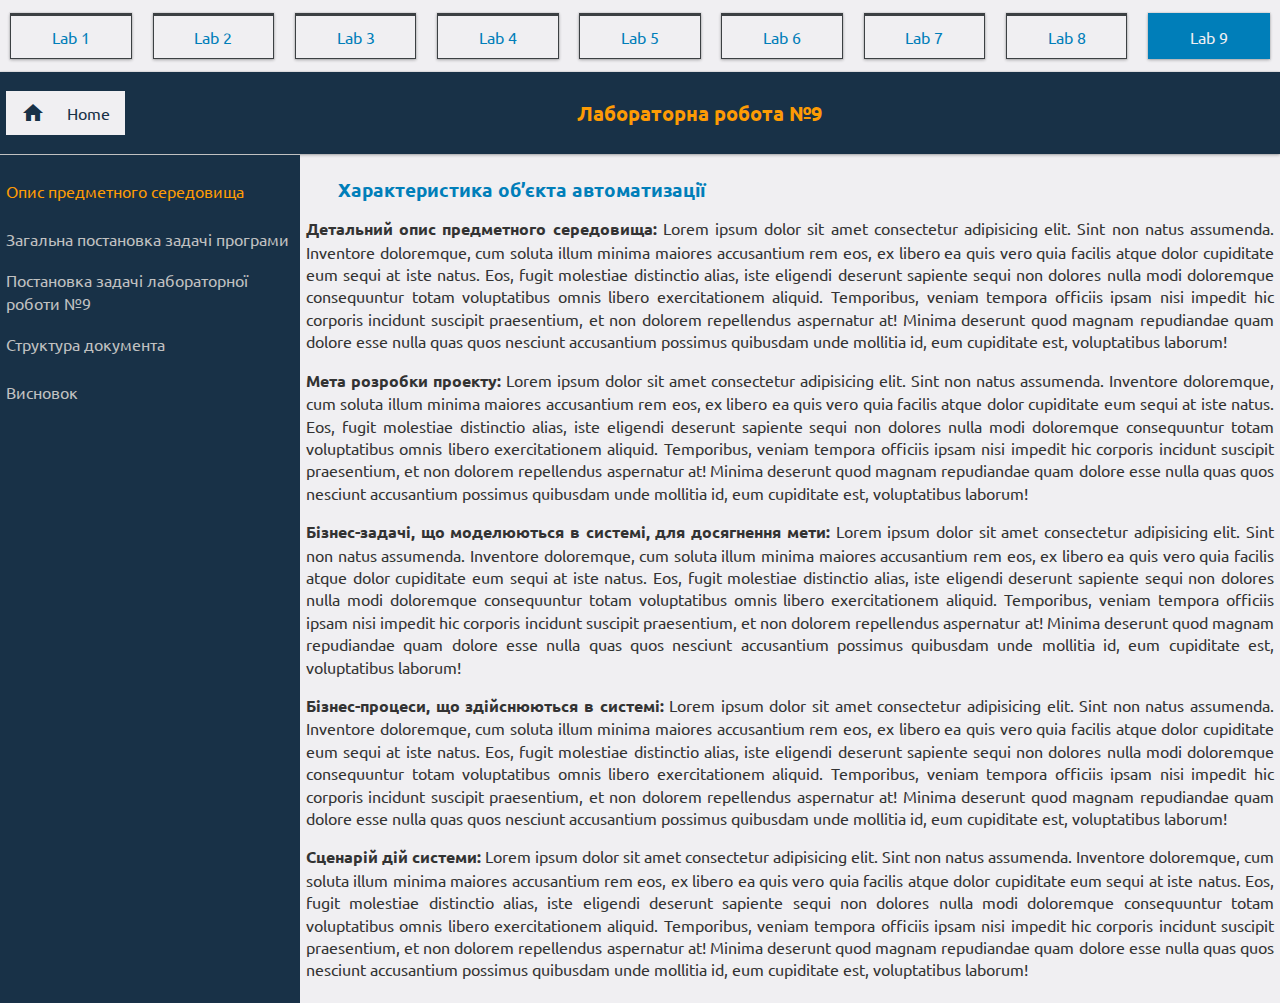
<file: lab9.html>
<!DOCTYPE html>
<html lang="en">
<head>
    <meta charset="utf-8" />
    <meta name="viewport" content="width=device-width, initial-scale=1.0" />
    <title>IA-71, Lab 9</title>
    <link href="https://fonts.googleapis.com/icon?family=Material+Icons" rel="stylesheet" />
    <link rel="stylesheet" href="https://fonts.googleapis.com/css?family=Ubuntu">
    <link href="style.css" rel="stylesheet"/>
    <link href="root.css" rel="stylesheet"/>
    <script src="script.js"></script>
</head>
<body>
    <div class="wrapper">
        <div class="labs-list flex horizontal-alignment">
            <a class="lab-item shadow" href="lab1.html">Lab 1</a>
            <a class="lab-item shadow" href="lab2.html">Lab 2</a>
            <a class="lab-item shadow" href="lab3.html">Lab 3</a>
            <a class="lab-item shadow" href="lab4.html">Lab 4</a>
            <a class="lab-item shadow" href="lab5.html">Lab 5</a>
            <a class="lab-item shadow" href="lab6.html">Lab 6</a>
            <a class="lab-item shadow" href="lab7.html">Lab 7</a>
            <a class="lab-item shadow" href="lab8.html">Lab 8</a>
            <a class="lab-item shadow active" href="lab9.html">Lab 9</a>
        </div>

        <div class="labs-list-hidden-wrapper flex vertical-alignment">
            <span class="flex">Лабораторні роботи
                <i class="material-icons expand flex" id="expand" onclick="arrowList()">expand_more</i>
            </span>
    
            <div class="labs-list-hidden vertical-alignment" id="labs-list-hidden" style="display: none;">
                <a href="lab1.html">Лабораторна робота 1</a>
                <a href="lab2.html">Лабораторна робота 2</a>
                <a href="lab3.html">Лабораторна робота 3</a>
                <a href="lab4.html">Лабораторна робота 4</a>
                <a href="lab5.html">Лабораторна робота 5</a>
                <a href="lab6.html">Лабораторна робота 6</a>
                <a href="lab7.html">Лабораторна робота 7</a>
                <a href="lab8.html">Лабораторна робота 8</a>
                <a href="lab9.html" class="title">Лабораторна робота 9</a>
            </div>
        </div>    

        <div class="header horizontal-alignment vertical-alignment flex shadow">
            <a class="lab-item flex horizontal-alignment center space-between no-border home" href="index.html">
                <i class="material-icons icon">home</i>Home
            </a>
            <h2 class="center title">Лабораторна робота №9</h2>
            <a class="flex horizontal-alignment center home-icon-link" href="index.html">
                <i class="material-icons">home</i>
            </a>
            <a class="flex horizontal-alignment center home-icon-link" id="burger-menu" onclick="showOrHideMenu()">
                <i class="material-icons" id="burger-menu-icon">menu</i>
            </a>
        </div>

        <div class="main">
            <div id="menu">
                <a class="menu-item flex active-link" onclick="ChangeTab(this, '1')">Опис предметного середовища</a>
                <a class="menu-item flex" onclick="ChangeTab(this, '2')">Загальна постановка задачі програми</a>
                <a class="menu-item flex" onclick="ChangeTab(this, '3')">Постановка задачі лабораторної роботи №9</a>
                <a class="menu-item flex" onclick="ChangeTab(this, '4')">Структура документа</a>
                <a class="menu-item flex" onclick="ChangeTab(this, '5')">Висновок</a>
            </div>
    
            <div id="content">
                <div id="1" class="active-item">
                    <h3 class="title">Характеристика об’єкта автоматизації</h3>

                    <p>
                        <span class="title">Детальний опис предметного середовища: </span>
                        Lorem ipsum dolor sit amet consectetur adipisicing elit. Sint non natus assumenda. 
                        Inventore doloremque, cum soluta illum minima maiores accusantium rem eos, ex libero ea 
                        quis vero quia facilis atque dolor cupiditate eum sequi at iste natus. Eos, fugit molestiae 
                        distinctio alias, iste eligendi deserunt sapiente sequi non dolores nulla modi doloremque 
                        consequuntur totam voluptatibus omnis libero exercitationem aliquid. Temporibus, veniam tempora 
                        officiis ipsam nisi impedit hic corporis incidunt suscipit praesentium, et non dolorem repellendus
                        aspernatur at! Minima deserunt quod magnam repudiandae quam dolore esse nulla quas quos nesciunt
                        accusantium possimus quibusdam unde mollitia id, eum cupiditate est, voluptatibus laborum!
                    </p>

                    <p>
                        <span class="title">Мета розробки проекту: </span>
                        Lorem ipsum dolor sit amet consectetur adipisicing elit. Sint non natus assumenda. 
                        Inventore doloremque, cum soluta illum minima maiores accusantium rem eos, ex libero ea 
                        quis vero quia facilis atque dolor cupiditate eum sequi at iste natus. Eos, fugit molestiae 
                        distinctio alias, iste eligendi deserunt sapiente sequi non dolores nulla modi doloremque 
                        consequuntur totam voluptatibus omnis libero exercitationem aliquid. Temporibus, veniam tempora 
                        officiis ipsam nisi impedit hic corporis incidunt suscipit praesentium, et non dolorem repellendus
                        aspernatur at! Minima deserunt quod magnam repudiandae quam dolore esse nulla quas quos nesciunt
                        accusantium possimus quibusdam unde mollitia id, eum cupiditate est, voluptatibus laborum!
                    </p>

                    <p>
                        <span class="title">Бізнес-задачі, що моделюються в системі, для досягнення мети: </span>
                        Lorem ipsum dolor sit amet consectetur adipisicing elit. Sint non natus assumenda. 
                        Inventore doloremque, cum soluta illum minima maiores accusantium rem eos, ex libero ea 
                        quis vero quia facilis atque dolor cupiditate eum sequi at iste natus. Eos, fugit molestiae 
                        distinctio alias, iste eligendi deserunt sapiente sequi non dolores nulla modi doloremque 
                        consequuntur totam voluptatibus omnis libero exercitationem aliquid. Temporibus, veniam tempora 
                        officiis ipsam nisi impedit hic corporis incidunt suscipit praesentium, et non dolorem repellendus
                        aspernatur at! Minima deserunt quod magnam repudiandae quam dolore esse nulla quas quos nesciunt
                        accusantium possimus quibusdam unde mollitia id, eum cupiditate est, voluptatibus laborum!
                    </p>

                    <p>
                        <span class="title">Бізнес-процеси, що здійснюються в системі: </span>
                        Lorem ipsum dolor sit amet consectetur adipisicing elit. Sint non natus assumenda. 
                        Inventore doloremque, cum soluta illum minima maiores accusantium rem eos, ex libero ea 
                        quis vero quia facilis atque dolor cupiditate eum sequi at iste natus. Eos, fugit molestiae 
                        distinctio alias, iste eligendi deserunt sapiente sequi non dolores nulla modi doloremque 
                        consequuntur totam voluptatibus omnis libero exercitationem aliquid. Temporibus, veniam tempora 
                        officiis ipsam nisi impedit hic corporis incidunt suscipit praesentium, et non dolorem repellendus
                        aspernatur at! Minima deserunt quod magnam repudiandae quam dolore esse nulla quas quos nesciunt
                        accusantium possimus quibusdam unde mollitia id, eum cupiditate est, voluptatibus laborum!
                    </p>

                    <p>
                        <span class="title">Сценарій дій системи: </span>
                        Lorem ipsum dolor sit amet consectetur adipisicing elit. Sint non natus assumenda. 
                        Inventore doloremque, cum soluta illum minima maiores accusantium rem eos, ex libero ea 
                        quis vero quia facilis atque dolor cupiditate eum sequi at iste natus. Eos, fugit molestiae 
                        distinctio alias, iste eligendi deserunt sapiente sequi non dolores nulla modi doloremque 
                        consequuntur totam voluptatibus omnis libero exercitationem aliquid. Temporibus, veniam tempora 
                        officiis ipsam nisi impedit hic corporis incidunt suscipit praesentium, et non dolorem repellendus
                        aspernatur at! Minima deserunt quod magnam repudiandae quam dolore esse nulla quas quos nesciunt
                        accusantium possimus quibusdam unde mollitia id, eum cupiditate est, voluptatibus laborum!
                    </p>
                </div>
                <div id="2" class="item">
                    <h3 class="title">Об’єктно-орієнтована декомпозиція предметного середовища</h3>

                    <p>
                        <span class="title">Лексичний та семантичний аналіз опису об’єкту управління: </span>
                        Lorem ipsum dolor sit amet consectetur adipisicing elit. Sint non natus assumenda. 
                        Inventore doloremque, cum soluta illum minima maiores accusantium rem eos, ex libero ea 
                        quis vero quia facilis atque dolor cupiditate eum sequi at iste natus. Eos, fugit molestiae 
                        distinctio alias, iste eligendi deserunt sapiente sequi non dolores nulla modi doloremque 
                        consequuntur totam voluptatibus omnis libero exercitationem aliquid. Temporibus, veniam tempora 
                        officiis ipsam nisi impedit hic corporis incidunt suscipit praesentium, et non dolorem repellendus
                        aspernatur at! Minima deserunt quod magnam repudiandae quam dolore esse nulla quas quos nesciunt
                        accusantium possimus quibusdam unde mollitia id, eum cupiditate est, voluptatibus laborum!
                    </p>
                    
                    <p>
                        <span class="title">Об’єктно-орієнтовна декомпозиція предметного середовища: </span>
                        Lorem ipsum dolor sit amet consectetur adipisicing elit. Sint non natus assumenda. 
                        Inventore doloremque, cum soluta illum minima maiores accusantium rem eos, ex libero ea 
                        quis vero quia facilis atque dolor cupiditate eum sequi at iste natus. Eos, fugit molestiae 
                        distinctio alias, iste eligendi deserunt sapiente sequi non dolores nulla modi doloremque 
                        consequuntur totam voluptatibus omnis libero exercitationem aliquid. Temporibus, veniam tempora 
                        officiis ipsam nisi impedit hic corporis incidunt suscipit praesentium, et non dolorem repellendus
                        aspernatur at! Minima deserunt quod magnam repudiandae quam dolore esse nulla quas quos nesciunt
                        accusantium possimus quibusdam unde mollitia id, eum cupiditate est, voluptatibus laborum!
                    </p>
                    
                    <p>
                        <span class="title">Функціональні вимоги замовника: </span>
                        Lorem ipsum dolor sit amet consectetur adipisicing elit. Sint non natus assumenda. 
                        Inventore doloremque, cum soluta illum minima maiores accusantium rem eos, ex libero ea 
                        quis vero quia facilis atque dolor cupiditate eum sequi at iste natus. Eos, fugit molestiae 
                        distinctio alias, iste eligendi deserunt sapiente sequi non dolores nulla modi doloremque 
                        consequuntur totam voluptatibus omnis libero exercitationem aliquid. Temporibus, veniam tempora 
                        officiis ipsam nisi impedit hic corporis incidunt suscipit praesentium, et non dolorem repellendus
                        aspernatur at! Minima deserunt quod magnam repudiandae quam dolore esse nulla quas quos nesciunt
                        accusantium possimus quibusdam unde mollitia id, eum cupiditate est, voluptatibus laborum!
                    </p>
                </div>
                <div id="3" class="item">
                    <h3 class="title">Проектування ПЗ</h3>
                    
                    <p>
                        <span class="title">Проектування структури ПЗ: </span>
                        Lorem ipsum dolor sit amet consectetur adipisicing elit. Sint non natus assumenda. 
                        Inventore doloremque, cum soluta illum minima maiores accusantium rem eos, ex libero ea 
                        quis vero quia facilis atque dolor cupiditate eum sequi at iste natus. Eos, fugit molestiae 
                        distinctio alias, iste eligendi deserunt sapiente sequi non dolores nulla modi doloremque 
                        consequuntur totam voluptatibus omnis libero exercitationem aliquid. Temporibus, veniam tempora 
                        officiis ipsam nisi impedit hic corporis incidunt suscipit praesentium, et non dolorem repellendus
                        aspernatur at! Minima deserunt quod magnam repudiandae quam dolore esse nulla quas quos nesciunt
                        accusantium possimus quibusdam unde mollitia id, eum cupiditate est, voluptatibus laborum!
                    </p>
                </div>
                <div id="4" class="item">
                    <h3 class="title">Кодування (програмування)</h3>
                    
                    <p>
                        <span class="title">Файлова структура проекту: </span>
                        Lorem ipsum dolor sit amet consectetur adipisicing elit. Sint non natus assumenda. 
                        Inventore doloremque, cum soluta illum minima maiores accusantium rem eos, ex libero ea 
                        quis vero quia facilis atque dolor cupiditate eum sequi at iste natus. Eos, fugit molestiae 
                        distinctio alias, iste eligendi deserunt sapiente sequi non dolores nulla modi doloremque 
                        consequuntur totam voluptatibus omnis libero exercitationem aliquid. Temporibus, veniam tempora 
                        officiis ipsam nisi impedit hic corporis incidunt suscipit praesentium, et non dolorem repellendus
                        aspernatur at! Minima deserunt quod magnam repudiandae quam dolore esse nulla quas quos nesciunt
                        accusantium possimus quibusdam unde mollitia id, eum cupiditate est, voluptatibus laborum!
                    </p>
                    
                    <p>
                        <span class="title">Специфікації методів: </span>
                        Lorem ipsum dolor sit amet consectetur adipisicing elit. Sint non natus assumenda. 
                        Inventore doloremque, cum soluta illum minima maiores accusantium rem eos, ex libero ea 
                        quis vero quia facilis atque dolor cupiditate eum sequi at iste natus. Eos, fugit molestiae 
                        distinctio alias, iste eligendi deserunt sapiente sequi non dolores nulla modi doloremque 
                        consequuntur totam voluptatibus omnis libero exercitationem aliquid. Temporibus, veniam tempora 
                        officiis ipsam nisi impedit hic corporis incidunt suscipit praesentium, et non dolorem repellendus
                        aspernatur at! Minima deserunt quod magnam repudiandae quam dolore esse nulla quas quos nesciunt
                        accusantium possimus quibusdam unde mollitia id, eum cupiditate est, voluptatibus laborum!
                    </p>
                </div>
                <div id="5" class="item">
                    <h3 class="title">Впровадження та супроводження ПЗ</h3>

                    <p>
                        <a href="https://github.com/Artemissio/RailwayTicketsSalesManagement" class="title">
                            Посилання на репозиторій проекту
                        </a>
                    </p>
                </div>
            </div>
        </div>
    </div>
</body>
</html>
</file>
<file: style.css>
*{
    font-family: 'Ubuntu';
}

button{
    border-color: transparent;
}

.images-wrapper > img{
    margin-bottom: 12px;
}

body{
    font-weight: 400;
    margin: 0;
    padding: 0;
    display: flex;
    flex-flow: column;
    height: 100vh;
    width: 100%;
    line-height: 1.4rem;
    background: var(--whitesmoke);
    color: var(--dark);
    text-align: justify;
    box-sizing: border-box;
}

body.image{
    background-image: url(assets/mountains.jpg);
    background-repeat: no-repeat;
    background-attachment: fixed;
    background-size: cover;
}

body.image div#main{
    height: 100%;
    color: var(--link);
}

body.image div#main i{
    font-size: 8rem;
}

table {
    margin-top: 20px;
    margin-bottom: 1rem;
    border-collapse: collapse;
}

    table td, table th {
        padding: .75rem;
        vertical-align: top;
        border: 1px solid var(--scrollbar);
        border-width: 1px;
    }

    table > thead > tr, .table-header {
        background: var(--link);
        color: var(--whitesmoke);
    }

    tr.divider, th.divider{
        border-bottom: 2px solid var(--link);
    }

    th.center{
        vertical-align: middle;
        min-width: 100px;
    }

    table.table-visible{
        display: block;
    }

    table.table-invisible{
        display: none;
    }

    table.compact{
        font-size: 12px;
        line-break: anywhere;
    }

footer{
    background: var(--whitesmoke);
    height: 56px;
}

::-webkit-scrollbar {
  width: 7px;
}

::-webkit-scrollbar-track {
  background: #f1f1f1;
}

::-webkit-scrollbar-thumb {
    border-radius: 4px;
    background-color: var(--scrollbar);
}

img{
    width: 100%;
    height: 100%;
}

a{
    outline-style: none;
    text-decoration: none;
    color: var(--link);
}

a:hover{
    cursor: pointer;
}

.wrapper{
    height: 100%;
    display: flex;
    flex-direction: column;
}

.flex{
    display: flex;
}

.flex-column{
    flex-direction: column;
}

.center{
    justify-content: center;
    align-items: center;
    align-self: center;
    text-align: center;
    margin: auto;
}

.space-between{
    justify-content: space-between;
}

.vertical-alignment{
    flex-direction: column;
}

.horizontal-alignment{
    flex-direction: row;
}

.title{
    color: var(--main);
}

.icon{
    margin: 0 10px 0 0;
}

.header{
    background: var(--main-background);
    color: var(--whitesmoke);
    padding: 0.5%;
    font-size: small;
    text-align: center;
}

.labs-list{
    flex-wrap: wrap;
    justify-content: space-around;
}

.labs-list-hidden{
    display: flex;
}

    .labs-list-hidden a{
        margin: 6px 24px;
        height: 32px;
        display: flex;
        align-items: center;
        border-bottom: 1px solid var(--dark);
    }

        .labs-list-hidden a:hover{
            color: var(--main);
        }

            .labs-list-hidden-wrapper-background{
                background: var(--whitesmoke);
            }

    .labs-list-hidden-wrapper{
        flex-direction: column;
        background: var(--whitesmoke);
        position: absolute;
        width: 100%;
        display: none;
        margin: 12px 0;
    }

        .labs-list-hidden-wrapper > span{
            justify-content: space-between;
            padding: 0 24px;
            font-weight: bold;
        }

.open-labs-list{
    position: absolute;
    background: var(--whitesmoke);
    width: 100%;
    z-index: 3;
}

.expand{
    display: flex;
    align-items: center;
    justify-content: flex-end;
    color: var(--link);
}

.expand:hover{
    cursor: pointer;
}

.shadow{
    box-shadow: 0 1px 3px 0 rgb(0 0 0 / 30%), 0 0 0 1px rgb(0 0 0 / 4%);
}

.no-border{
    border: 0px !important;
}

.lab-item{
    padding: 10px 15px;
    text-align: center;
    border-top: 3px solid #232f3e;
    border-width: 3px 1px 1px 1px;
    border-color: var(--darkgray);
    background: var(--whitesmoke);
    border-style: solid;
    margin: 1% 0;
    max-width: 50%;
    min-width: 7%;
    color: var(--link);
    font-size: medium;
}

    .lab-item:hover, .lab-item.active{
        border-color: var(--link);
        color: var(--whitesmoke);
        background: var(--link);
    }

.home{
    color: var(--main-background);
    /* margin: 10px 0; */
}

    .home:hover{
        border-color: var(--whitesmoke);
        color: var(--link);
        background: var(--whitesmoke);
    }

.home-icon-link{
    display: none;
    color: var(--whitesmoke);
    margin: 5px;
}

    .home-icon-link > i{
        font-size: 30px;
        font-weight: bold;
    }

.main{    
    width: 100%;
    flex: 1 1 auto;
    display: grid;
    grid-template-columns: 300px 1fr;
    /* overflow-y: auto; */
}

#main h1{
    line-height: 2.5rem;
}

#menu{
    border-top: 1px solid var(--silver);
    background: var(--main-background);
    padding: 12px 0;
    display: block;
    flex-direction: column;
    overflow-y: auto;
    z-index: 2;
    text-align: left;
}

.menu-item{
    color: var(--silver);
    min-height: 36px;
    padding: 6px;    
    justify-content: space-between;
    align-items: center;
}

.sub-menu{
    min-height: 32px;
    margin-left: 24px;
    padding: 2px;
    color: var(--silver);
    display: none;
}

.sub-menu-visible{
    display: block !important;
}

    .menu-item:hover, .sub-menu:hover, .sub-menu-visible:hover{
        color: var(--main);
        cursor: pointer;
    }


.active-link{
    color: var(--main);
}

.item{
    display: none;
}

.active-item{
    flex-wrap: wrap;
    flex-direction: column;
}

    .active-item > h3.title, .active-item span.title{
        font-weight: bold;
        color: var(--dark);
        margin-bottom: 10px;
    }

    .active-item > h3.title{
        color: var(--link);
        margin-left: 2rem;
        margin-bottom: 0;
        text-align: left;
    }

    .active-item > div{
        margin-top: 20px;
    }

    .active-item > div:not(.single-content){
        display: none;
    }

    .active-item > div > p{
        margin: 10px 0 0 0;
    }

    .active-item > div.active-paragraph{
        display: flex;
        flex-direction: column;
    }

.table-choice{
    border-radius: 6px;
    background-color: var(--whitesmoke);
    margin: 20px 10px 0 0;
    padding: 0.7rem;
    color: var(--dark);
    border: 1px solid var(--dark);
}

.table-choice.active, .table-choice.active:hover{
    background: var(--choice-button);
    color: var(--main);
}

.table-choice.active{
    border: 1px solid var(--main);
}

.table-choice:hover{
    background: var(--choice-button);
    cursor: pointer;
}

#content{
    padding: 6px;
    z-index: 1;
}

@media screen and (max-width: 800px){
    .labs-list{
        justify-content: end;
    }

    .lab-item{
        padding: 5px 10px;
        margin: 5px 3px;
    }

    .images-wrapper{
        flex-direction: column;
    }
}

@media screen and (max-width: 768px){
    /* .header{
        position: sticky;
        top: 0;
    } */

    .main{
        display: flex;
        flex-direction: column;
    }

    .menu-item{
        margin: 0;
    }

    .home, #menu{
        display: none;
    }

    #menu{
        position: absolute;
        width: 100%;
    }

    .home-icon-link{
        display: flex;
    }

    .labs-list{
        display: none;
    }

    .labs-list-hidden-wrapper{
        display: block;
        position: relative;
    }
}
</file>
<file: root.css>
:root{
    --main-background: #183147;
    --main: #fd9b04;
    --whitesmoke: #f0eff2;
    --darkgray:#3c4043;
    --dark: #333333;
    --link: #007eb9;
    --silver: #c1c1c1;
    --scrollbar: #888;
    --choice-button: #fefaf6;
}
</file>
